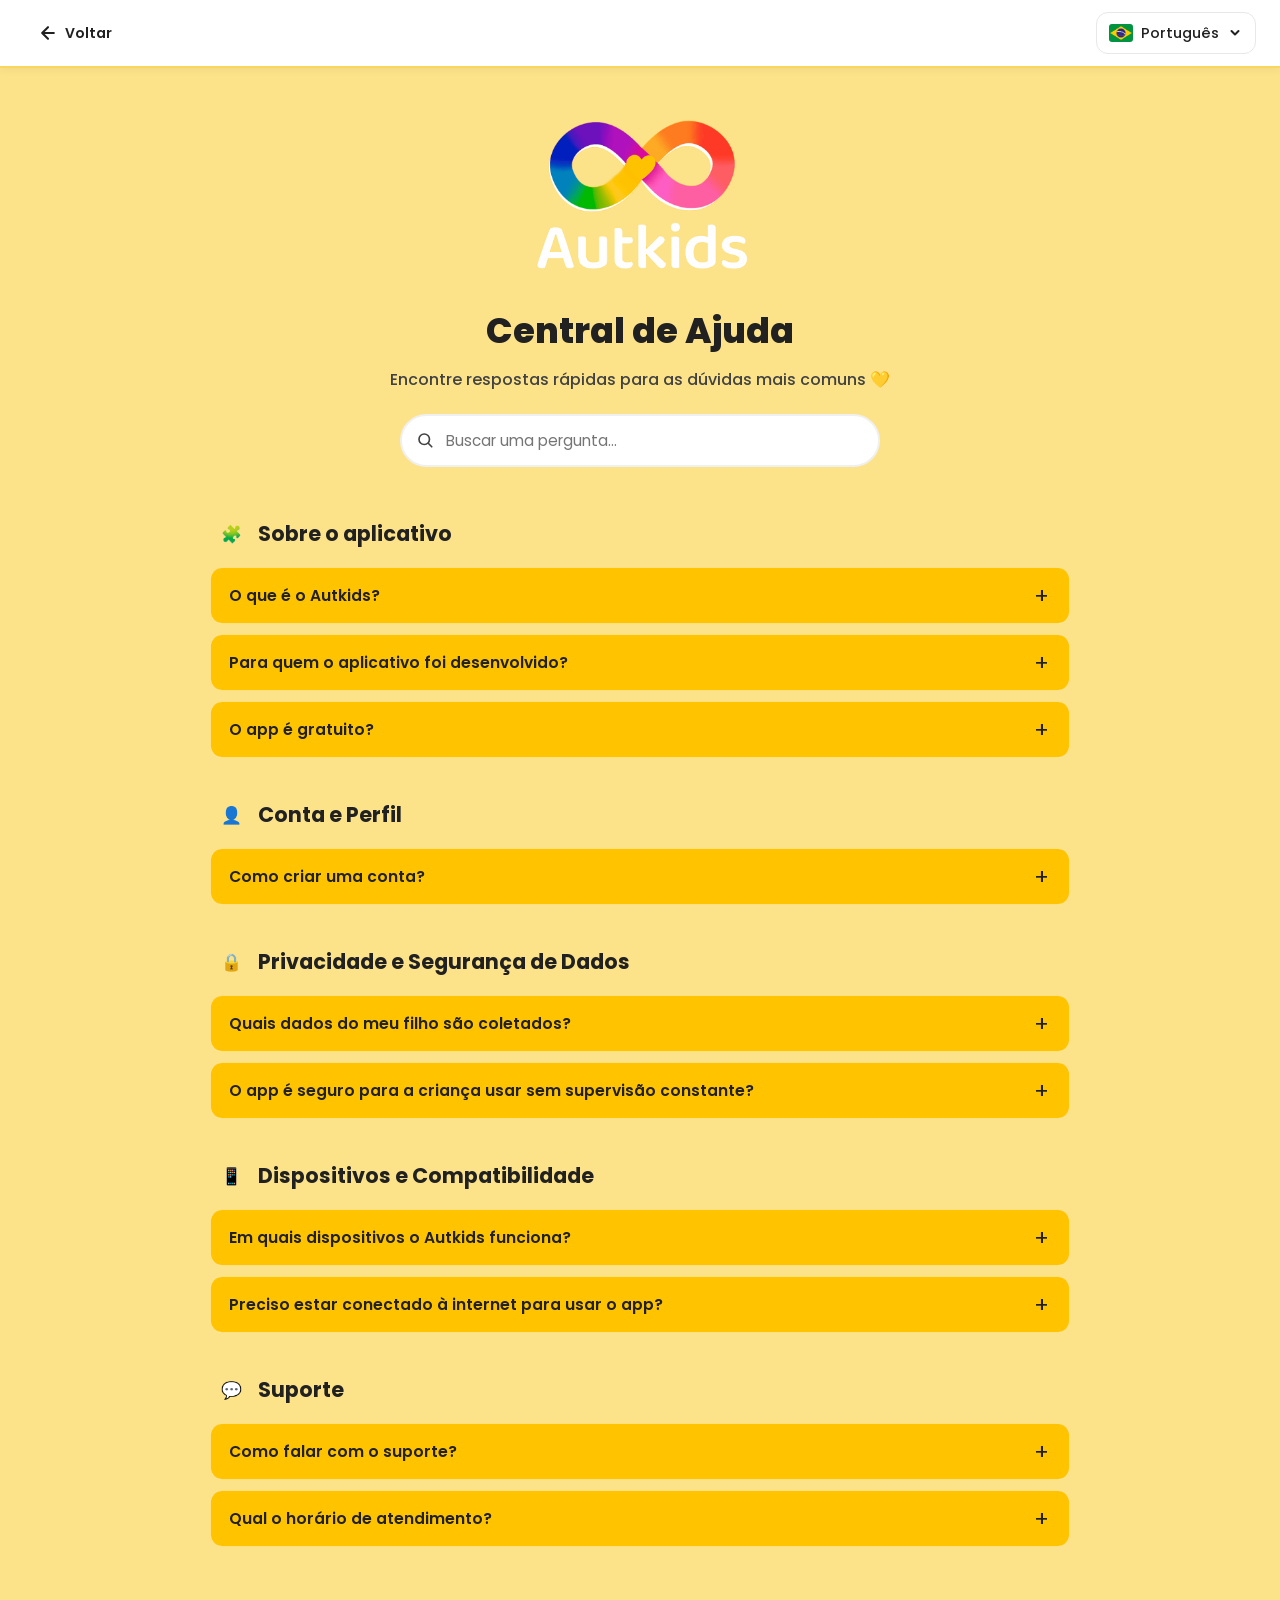
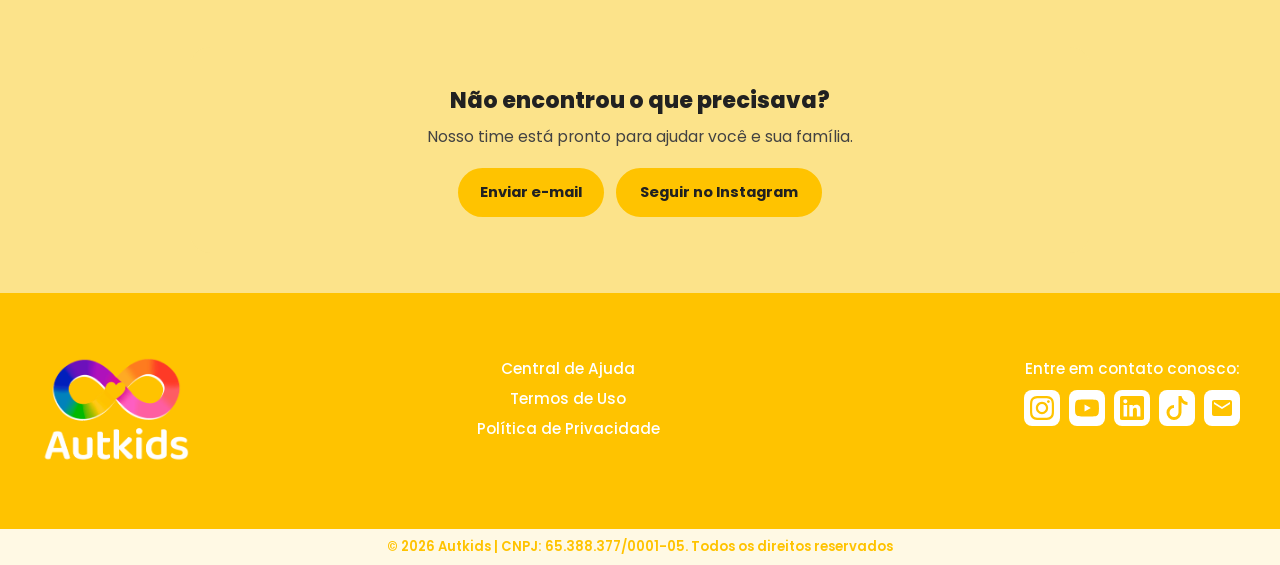
<file: faq/faq.html>
<!doctype html>
<html lang="pt-br">

<head>
  <!-- Google Tag Manager -->
  <script>(function (w, d, s, l, i) {
      w[l] = w[l] || []; w[l].push({
        'gtm.start':
          new Date().getTime(), event: 'gtm.js'
      }); var f = d.getElementsByTagName(s)[0],
        j = d.createElement(s), dl = l != 'dataLayer' ? '&l=' + l : ''; j.async = true; j.src =
          'https://www.googletagmanager.com/gtm.js?id=' + i + dl; f.parentNode.insertBefore(j, f);
    })(window, document, 'script', 'dataLayer', 'GTM-TGWB62WX');</script>
  <!-- End Google Tag Manager -->
  <!-- Google tag (gtag.js) -->
  <script async src="https://www.googletagmanager.com/gtag/js?id=G-09VLVJ3W4G"></script>
  <script>
    window.dataLayer = window.dataLayer || [];
    function gtag() { dataLayer.push(arguments); }
    gtag('js', new Date());
    gtag('config', 'G-09VLVJ3W4G');
  </script>
  <meta charset="utf-8" />
  <meta name="viewport" content="width=device-width,initial-scale=1" />
  <meta name="description" content="Central de Ajuda Autkids - Perguntas Frequentes">
  <meta property="og:site_name" content="Autkids">
  <meta property="og:locale" content="pt_BR">
  <meta property="og:title" content="Autkids | Central de Ajuda">
  <meta property="og:description" content="Encontre respostas rápidas para as dúvidas mais comuns sobre o Autkids.">
  <meta property="og:url" content="https://www.autkids.com/faq/faq.html">
  <meta property="og:type" content="website">
  <meta property="og:image" content="https://www.autkids.com/assets/Lp_inicial/logo_meta.png">
  <meta property="og:image:width" content="1000">
  <meta property="og:image:height" content="1000">
  <meta property="og:image:alt" content="Logo do Autkids">
  <meta name="twitter:card" content="summary_large_image">
  <meta name="twitter:title" content="Autkids | Central de Ajuda">
  <meta name="twitter:description" content="Encontre respostas rápidas para as dúvidas mais comuns sobre o Autkids.">
  <meta name="twitter:image" content="https://www.autkids.com/assets/Lp_inicial/logo_meta.png">
  <meta name="theme-color" content="#FFC107">
  <title>Autkids | Central de Ajuda</title>
  <link rel="icon" href="../assets/favicon.png" type="image/png">
  <link rel="preconnect" href="https://fonts.googleapis.com">
  <link rel="preconnect" href="https://fonts.gstatic.com" crossorigin>
  <link href="https://fonts.googleapis.com/css2?family=Poppins:wght@400;500;600;700;800&display=swap" rel="stylesheet">
  <link rel="stylesheet" href="styles-faq.css" />
  <link rel="stylesheet" href="../components/components.css" />
  <script type="application/ld+json">
  {
    "@context": "https://schema.org",
    "@type": "FAQPage",
    "mainEntity": [
      {
        "@type": "Question",
        "name": "O que é o Autkids?",
        "acceptedAnswer": { "@type": "Answer", "text": "O Autkids é um aplicativo criado para apoiar crianças no desenvolvimento da comunicação, rotina e habilidades sociais por meio de atividades divertidas e interativas." }
      },
      {
        "@type": "Question",
        "name": "Para quem o aplicativo foi desenvolvido?",
        "acceptedAnswer": { "@type": "Answer", "text": "Ele foi pensado especialmente para crianças que precisam de apoio extra na comunicação e rotina - incluindo crianças autistas, mas não se limita a isso." }
      },
      {
        "@type": "Question",
        "name": "O app é gratuito?",
        "acceptedAnswer": { "@type": "Answer", "text": "Sim! Uma parte essencial é gratuita. Recursos extras podem ser desbloqueados no plano mensal ou anual." }
      },
      {
        "@type": "Question",
        "name": "Como criar uma conta?",
        "acceptedAnswer": { "@type": "Answer", "text": "Assim que o app for lançado, vai bastar baixá-lo, tocar em 'Entrar com o Google' e pronto! Em poucos segundos você já vai poder começar." }
      },
      {
        "@type": "Question",
        "name": "Quais dados do meu filho são coletados?",
        "acceptedAnswer": { "@type": "Answer", "text": "Coletamos apenas o necessário para personalizar a experiência, como progresso nas atividades e preferências de uso. Nunca vendemos ou compartilhamos dados da criança com terceiros para fins de publicidade." }
      },
      {
        "@type": "Question",
        "name": "O app é seguro para a criança usar sem supervisão constante?",
        "acceptedAnswer": { "@type": "Answer", "text": "Sim! A área da criança é livre de anúncios e de conteúdo externo, e as configurações ficam protegidas e acessíveis apenas aos responsáveis." }
      },
      {
        "@type": "Question",
        "name": "Em quais dispositivos o Autkids funciona?",
        "acceptedAnswer": { "@type": "Answer", "text": "O Autkids vai estar disponível para smartphones e tablets Android e iOS." }
      },
      {
        "@type": "Question",
        "name": "Preciso estar conectado à internet para usar o app?",
        "acceptedAnswer": { "@type": "Answer", "text": "Algumas funcionalidades exigem conexão, mas as atividades principais de comunicação podem ser usadas offline após o download inicial." }
      },
      {
        "@type": "Question",
        "name": "Como falar com o suporte?",
        "acceptedAnswer": { "@type": "Answer", "text": "Entre em contato pelo e-mail suporte@autkids.com ou pelo Instagram @autkids_." }
      },
      {
        "@type": "Question",
        "name": "Qual o horário de atendimento?",
        "acceptedAnswer": { "@type": "Answer", "text": "Nosso suporte funciona de segunda a sexta, das 8h às 18h (horário de Brasília)." }
      }
    ]
  }
  </script>
</head>

<body>
  <!-- Google Tag Manager (noscript) -->
  <noscript><iframe src="https://www.googletagmanager.com/ns.html?id=GTM-TGWB62WX" height="0" width="0"
      style="display:none;visibility:hidden"></iframe></noscript>
  <!-- End Google Tag Manager (noscript) -->
  <mobile-header data-root="../"></mobile-header>
  <desktop-header data-root="../"></desktop-header>

  <!-- HERO DA FAQ -->
  <header class="faq-header">
    <img src="../assets/Lp_inicial/LogoAutkids.png" alt="Autkids" class="faq-logo">
    <h1 data-i18n="faq_h1"></h1>
    <p data-i18n="faq_subtitle"></p>

    <div class="faq-search-wrap">
      <svg class="faq-search-icon" width="18" height="18" viewBox="0 0 24 24" fill="none" stroke="currentColor"
        stroke-width="2.2" stroke-linecap="round" stroke-linejoin="round" aria-hidden="true">
        <circle cx="11" cy="11" r="7" />
        <path d="M21 21l-4.3-4.3" />
      </svg>
      <input type="search" id="faqSearch" class="faq-search-input" placeholder="Buscar uma pergunta..."
        aria-label="Buscar pergunta" />
    </div>
  </header>

  <main class="faq-container">

    <section class="faq-section">
      <h2><span class="faq-section-icon" aria-hidden="true">🧩</span><span data-i18n="faq_sec_about"></span></h2>
      <div class="faq-item">
        <button class="faq-question" data-i18n="faq_q_what_is"></button>
        <div class="faq-answer">
          <p data-i18n="faq_a_what_is"></p>
        </div>
      </div>
      <div class="faq-item">
        <button class="faq-question" data-i18n="faq_q_who_for"></button>
        <div class="faq-answer">
          <p data-i18n="faq_a_who_for"></p>
        </div>
      </div>
      <div class="faq-item">
        <button class="faq-question" data-i18n="faq_q_free"></button>
        <div class="faq-answer">
          <p data-i18n="faq_a_free"></p>
        </div>
      </div>
    </section>

    <section class="faq-section">
      <h2><span class="faq-section-icon" aria-hidden="true">👤</span><span data-i18n="faq_sec_account"></span></h2>
      <div class="faq-item">
        <button class="faq-question" data-i18n="faq_q_create"></button>
        <div class="faq-answer">
          <p data-i18n="faq_a_create"></p>
        </div>
      </div>
    </section>

    <section class="faq-section">
      <h2><span class="faq-section-icon" aria-hidden="true">🔒</span><span data-i18n="faq_sec_privacy"></span></h2>
      <div class="faq-item">
        <button class="faq-question" data-i18n="faq_q_privacy_data"></button>
        <div class="faq-answer">
          <p data-i18n="faq_a_privacy_data"></p>
        </div>
      </div>
      <div class="faq-item">
        <button class="faq-question" data-i18n="faq_q_privacy_safe"></button>
        <div class="faq-answer">
          <p data-i18n="faq_a_privacy_safe"></p>
        </div>
      </div>
    </section>

    <!-- Seção "Planos e Pagamento" oculta até o lançamento (assinaturas ainda não disponíveis)
    <section class="faq-section">
      <h2><span class="faq-section-icon" aria-hidden="true">💳</span><span data-i18n="faq_sec_billing"></span></h2>
      <div class="faq-item">
        <button class="faq-question" data-i18n="faq_q_billing_how"></button>
        <div class="faq-answer"><p data-i18n="faq_a_billing_how"></p></div>
      </div>
      <div class="faq-item">
        <button class="faq-question" data-i18n="faq_q_billing_cancel"></button>
        <div class="faq-answer"><p data-i18n="faq_a_billing_cancel"></p></div>
      </div>
      <div class="faq-item">
        <button class="faq-question" data-i18n="faq_q_billing_refund"></button>
        <div class="faq-answer"><p data-i18n="faq_a_billing_refund"></p></div>
      </div>
    </section>
    -->

    <section class="faq-section">
      <h2><span class="faq-section-icon" aria-hidden="true">📱</span><span data-i18n="faq_sec_devices"></span></h2>
      <div class="faq-item">
        <button class="faq-question" data-i18n="faq_q_devices_which"></button>
        <div class="faq-answer">
          <p data-i18n="faq_a_devices_which"></p>
        </div>
      </div>
      <div class="faq-item">
        <button class="faq-question" data-i18n="faq_q_devices_offline"></button>
        <div class="faq-answer">
          <p data-i18n="faq_a_devices_offline"></p>
        </div>
      </div>
    </section>

    <section class="faq-section">
      <h2><span class="faq-section-icon" aria-hidden="true">💬</span><span data-i18n="faq_sec_support"></span></h2>
      <div class="faq-item">
        <button class="faq-question" data-i18n="faq_q_contact"></button>
        <div class="faq-answer">
          <p data-i18n="faq_a_contact"></p>
        </div>
      </div>
      <div class="faq-item">
        <button class="faq-question" data-i18n="faq_q_hours"></button>
        <div class="faq-answer">
          <p data-i18n="faq_a_hours"></p>
        </div>
      </div>
    </section>

    <p id="faqNoResults" class="faq-no-results" data-i18n="faq_no_results" hidden></p>

  </main>

  <section class="faq-contact-banner">
    <h2 data-i18n="faq_contact_title"></h2>
    <p data-i18n="faq_contact_desc"></p>
    <div class="faq-contact-actions">
      <a href="mailto:suporte@autkids.com" class="faq-contact-btn" data-i18n="faq_contact_email"></a>
      <a href="https://www.instagram.com/autkids_" target="_blank" rel="noopener noreferrer"
        class="faq-contact-btn faq-contact-btn--secondary" data-i18n="faq_contact_instagram"></a>
    </div>
  </section>
  <mobile-footer data-root="../"></mobile-footer>
  <desktop-footer data-root="../"></desktop-footer>

  <script src="../components/components.js"></script>
  <script src="translation-faq.js"></script>
  <script src="faq.js"></script>

  <style>
    div[vw] {
      position: fixed !important;
      bottom: 20px !important;
      right: 20px !important;
      top: auto !important;
      left: auto !important;
    }
  </style>
  <div vw class="enabled">
    <div vw-access-button class="active"></div>
    <div vw-plugin-wrapper>
      <div class="vw-plugin-top-wrapper"></div>
    </div>
  </div>
  <script src="https://vlibras.gov.br/app/vlibras-plugin.js"></script>
  <script>
    new window.VLibras.Widget('https://vlibras.gov.br/app');
  </script>
</body>

</html>
</file>
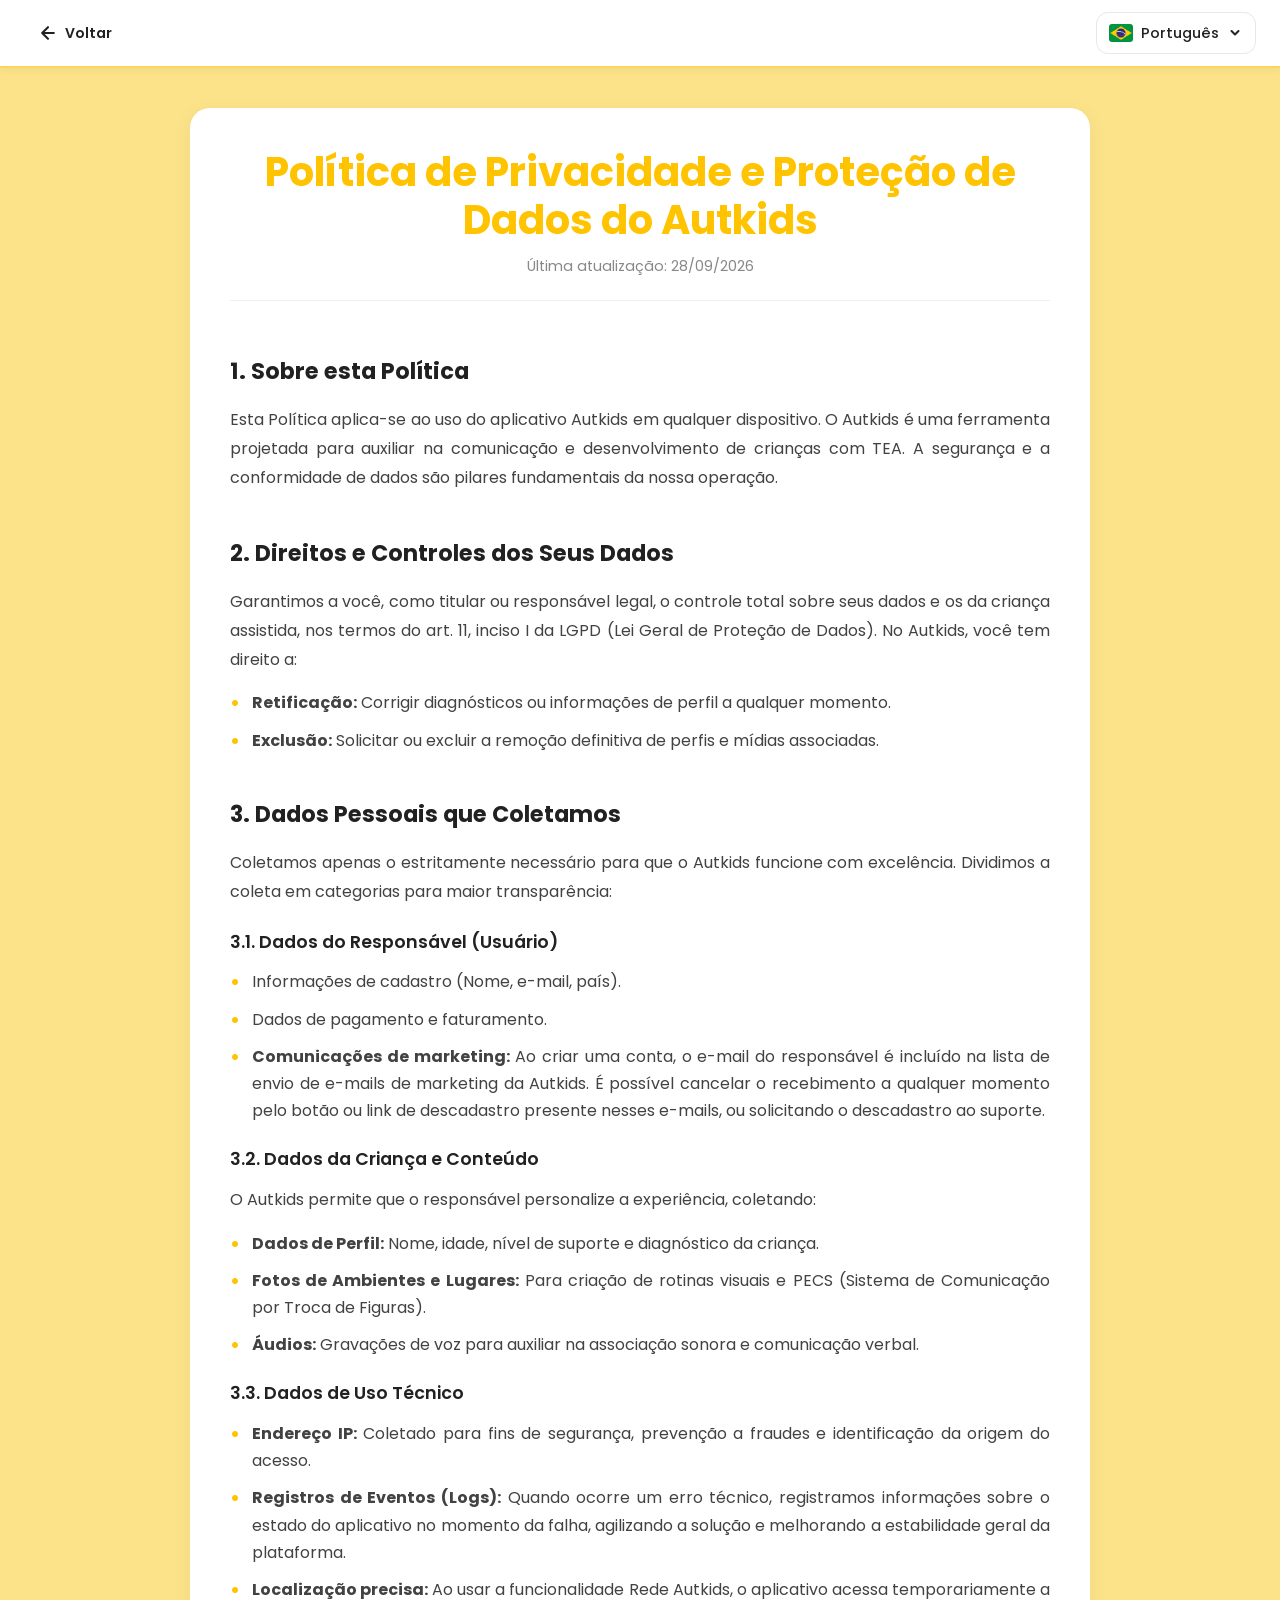
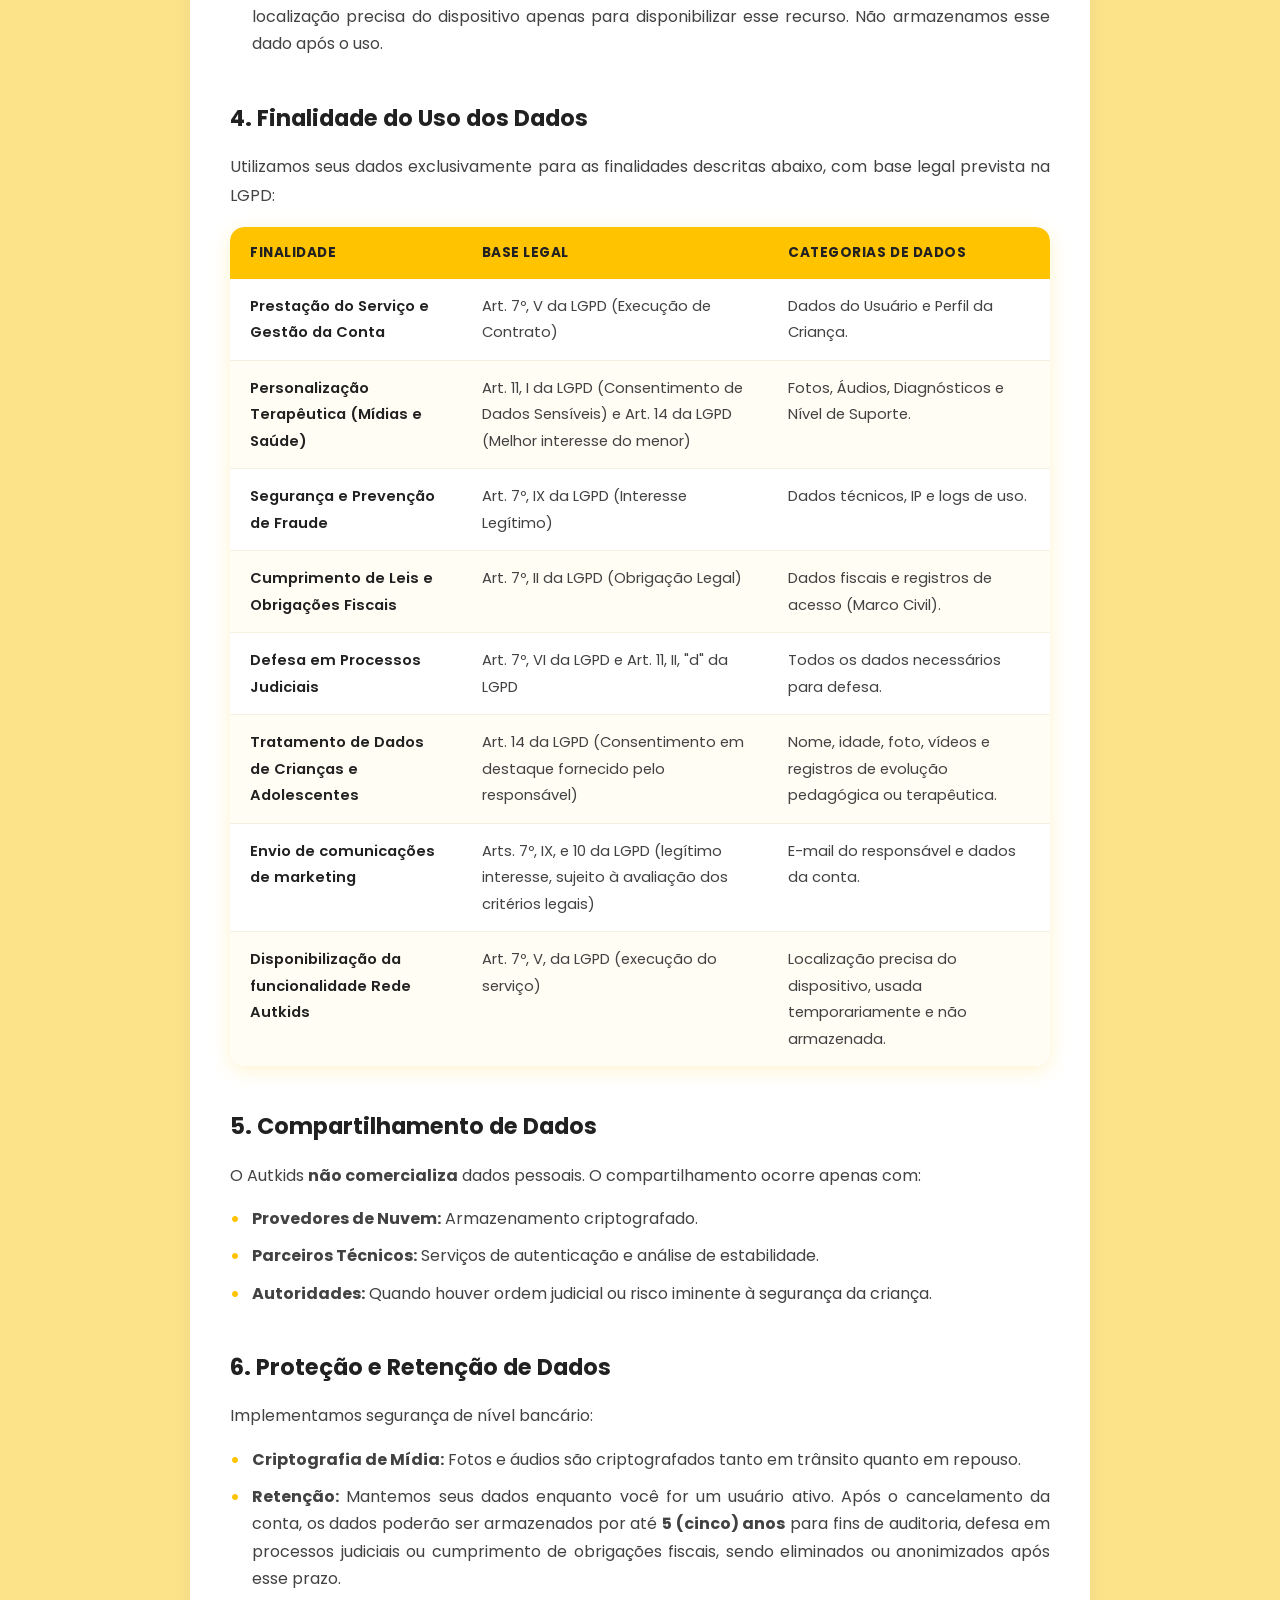
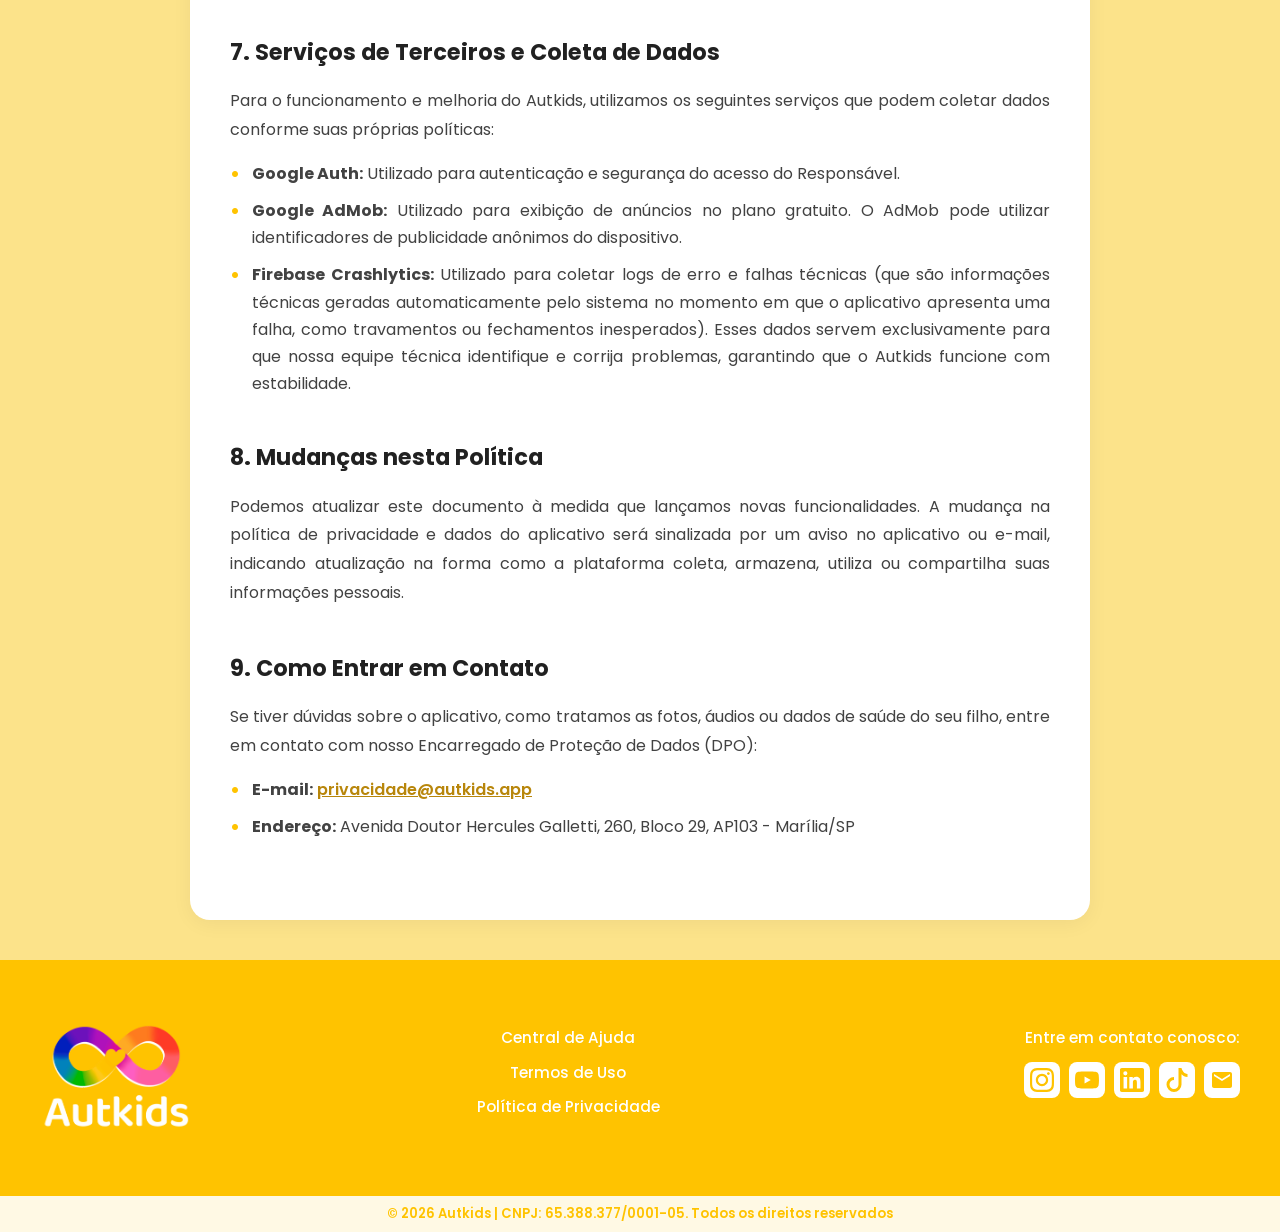
<file: privacy-policy/privacy.html>
<!doctype html>
<html lang="pt-br">

<head>
  <!-- Google Tag Manager -->
  <script>(function (w, d, s, l, i) {
      w[l] = w[l] || []; w[l].push({
        'gtm.start':
          new Date().getTime(), event: 'gtm.js'
      }); var f = d.getElementsByTagName(s)[0],
        j = d.createElement(s), dl = l != 'dataLayer' ? '&l=' + l : ''; j.async = true; j.src =
          'https://www.googletagmanager.com/gtm.js?id=' + i + dl; f.parentNode.insertBefore(j, f);
    })(window, document, 'script', 'dataLayer', 'GTM-TGWB62WX');</script>
  <!-- End Google Tag Manager -->
  <!-- Google tag (gtag.js) -->
  <script async src="https://www.googletagmanager.com/gtag/js?id=G-09VLVJ3W4G"></script>
  <script>
    window.dataLayer = window.dataLayer || [];
    function gtag() { dataLayer.push(arguments); }
    gtag('js', new Date());
    gtag('config', 'G-09VLVJ3W4G');
  </script>
  <meta charset="utf-8" />
  <meta name="viewport" content="width=device-width,initial-scale=1" />
  <meta name="description" content="Política de Privacidade - Autkids">
  <meta property="og:site_name" content="Autkids">
  <meta property="og:locale" content="pt_BR">
  <meta property="og:title" content="Autkids | Política de Privacidade">
  <meta property="og:description" content="Política de Privacidade - Autkids">
  <meta property="og:url" content="https://www.autkids.com/privacy-policy/privacy.html">
  <meta property="og:type" content="website">
  <meta property="og:image" content="https://www.autkids.com/assets/Lp_inicial/logo_meta.png">
  <meta property="og:image:width" content="1000">
  <meta property="og:image:height" content="1000">
  <meta property="og:image:alt" content="Logo do Autkids">
  <meta name="twitter:card" content="summary_large_image">
  <meta name="twitter:title" content="Autkids | Política de Privacidade">
  <meta name="twitter:description" content="Política de Privacidade - Autkids">
  <meta name="twitter:image" content="https://www.autkids.com/assets/Lp_inicial/logo_meta.png">
  <meta name="theme-color" content="#FFC107">
  <title>Autkids | Política de Privacidade</title>
  <link rel="icon" href="../assets/favicon.png" type="image/png">
  <link rel="preconnect" href="https://fonts.googleapis.com">
  <link rel="preconnect" href="https://fonts.gstatic.com" crossorigin>
  <link href="https://fonts.googleapis.com/css2?family=Poppins:wght@400;500;600;700;800&display=swap" rel="stylesheet">
  <link rel="stylesheet" href="styles-privacy.css" />
  <link rel="stylesheet" href="../components/components.css" />
</head>

<body>
  <!-- Google Tag Manager (noscript) -->
  <noscript><iframe src="https://www.googletagmanager.com/ns.html?id=GTM-TGWB62WX" height="0" width="0"
      style="display:none;visibility:hidden"></iframe></noscript>
  <!-- End Google Tag Manager (noscript) -->
  <mobile-header data-root="../"></mobile-header>
  <desktop-header data-root="../"></desktop-header>

  <!-- CONTEÚDO -->
  <main class="privacy-container">
    <h1 data-i18n="privacy_title"></h1>
    <p class="last-update"><span data-i18n="last_update"></span> 28/09/2026</p>

    <div class="legal-content">

      <!-- SEÇÃO 1 -->
      <section>
        <h2 data-i18n="sec_1_title"></h2>
        <p data-i18n="sec_1_text"></p>
      </section>

      <!-- SEÇÃO 2 -->
      <section>
        <h2 data-i18n="sec_2_title"></h2>
        <p data-i18n="sec_2_text"></p>
        <ul class="policy-list">
          <li data-i18n="sec_2_li1"></li>
          <li data-i18n="sec_2_li2"></li>
        </ul>
      </section>

      <!-- SEÇÃO 3 -->
      <section>
        <h2 data-i18n="sec_3_title"></h2>
        <p data-i18n="sec_3_text"></p>

        <h3 data-i18n="sec_3_1_title"></h3>
        <ul class="policy-list">
          <li data-i18n="sec_3_1_li1"></li>
          <li data-i18n="sec_3_1_li2"></li>
          <li data-i18n="sec_3_1_li3"></li>
        </ul>

        <h3 data-i18n="sec_3_2_title"></h3>
        <p data-i18n="sec_3_2_text"></p>
        <ul class="policy-list">
          <li data-i18n="sec_3_2_li1"></li>
          <li data-i18n="sec_3_2_li2"></li>
          <li data-i18n="sec_3_2_li3"></li>
        </ul>

        <h3 data-i18n="sec_3_3_title"></h3>
        <ul class="policy-list">
          <li data-i18n="sec_3_3_li1"></li>
          <li data-i18n="sec_3_3_li2"></li>
          <li data-i18n="sec_3_3_li3"></li>
        </ul>
      </section>

      <!-- SEÇÃO 4 - COM TABELA -->
      <section>
        <h2 data-i18n="sec_4_title"></h2>
        <p data-i18n="sec_4_text"></p>
        <div class="table-wrapper">
          <table class="data-purpose-table">
            <thead>
              <tr>
                <th data-i18n="table_col_1"></th>
                <th data-i18n="table_col_2"></th>
                <th data-i18n="table_col_3"></th>
              </tr>
            </thead>
            <tbody>
              <tr>
                <td data-i18n="table_row_1_col_1"></td>
                <td data-i18n="table_row_1_col_2"></td>
                <td data-i18n="table_row_1_col_3"></td>
              </tr>
              <tr>
                <td data-i18n="table_row_2_col_1"></td>
                <td data-i18n="table_row_2_col_2"></td>
                <td data-i18n="table_row_2_col_3"></td>
              </tr>
              <tr>
                <td data-i18n="table_row_3_col_1"></td>
                <td data-i18n="table_row_3_col_2"></td>
                <td data-i18n="table_row_3_col_3"></td>
              </tr>
              <tr>
                <td data-i18n="table_row_4_col_1"></td>
                <td data-i18n="table_row_4_col_2"></td>
                <td data-i18n="table_row_4_col_3"></td>
              </tr>
              <tr>
                <td data-i18n="table_row_5_col_1"></td>
                <td data-i18n="table_row_5_col_2"></td>
                <td data-i18n="table_row_5_col_3"></td>
              </tr>
              <tr>
                <td data-i18n="table_row_6_col_1"></td>
                <td data-i18n="table_row_6_col_2"></td>
                <td data-i18n="table_row_6_col_3"></td>
              </tr>
              <tr>
                <td data-i18n="table_row_7_col_1"></td>
                <td data-i18n="table_row_7_col_2"></td>
                <td data-i18n="table_row_7_col_3"></td>
              </tr>
              <tr>
                <td data-i18n="table_row_8_col_1"></td>
                <td data-i18n="table_row_8_col_2"></td>
                <td data-i18n="table_row_8_col_3"></td>
              </tr>
            </tbody>
          </table>
        </div>
      </section>

      <!-- SEÇÃO 5 -->
      <section>
        <h2 data-i18n="sec_5_title"></h2>
        <p data-i18n="sec_5_text"></p>
        <ul class="policy-list">
          <li data-i18n="sec_5_li1"></li>
          <li data-i18n="sec_5_li2"></li>
          <li data-i18n="sec_5_li3"></li>
        </ul>
      </section>

      <!-- SEÇÃO 6 -->
      <section>
        <h2 data-i18n="sec_6_title"></h2>
        <p data-i18n="sec_6_text"></p>
        <ul class="policy-list">
          <li data-i18n="sec_6_li1"></li>
          <li data-i18n="sec_6_li2"></li>
        </ul>
      </section>

      <!-- SEÇÃO 7 - SERVIÇOS DE TERCEIROS -->
      <section>
        <h2 data-i18n="sec_7_title"></h2>
        <p data-i18n="sec_7_text"></p>
        <ul class="policy-list">
          <li data-i18n="sec_7_li1"></li>
          <li data-i18n="sec_7_li2"></li>
          <li data-i18n="sec_7_li3"></li>
        </ul>
      </section>

      <!-- SEÇÃO 8 -->
      <section>
        <h2 data-i18n="sec_8_title"></h2>
        <p data-i18n="sec_8_text"></p>
      </section>

      <!-- SEÇÃO 9 -->
      <section>
        <h2 data-i18n="sec_9_title"></h2>
        <p data-i18n="sec_9_text"></p>
        <ul class="policy-list">
          <li data-i18n="sec_9_li1"></li>
          <li data-i18n="sec_9_li2"></li>
        </ul>
      </section>

    </div>
  </main>
  <mobile-footer data-root="../"></mobile-footer>
  <desktop-footer data-root="../"></desktop-footer>

  <script src="../components/components.js"></script>
  <script src="translation-privacy.js"></script>

  <style>
    div[vw] {
      position: fixed !important;
      bottom: 20px !important;
      right: 20px !important;
      top: auto !important;
      left: auto !important;
    }
  </style>
  <div vw class="enabled">
    <div vw-access-button class="active"></div>
    <div vw-plugin-wrapper>
      <div class="vw-plugin-top-wrapper"></div>
    </div>
  </div>
  <script src="https://vlibras.gov.br/app/vlibras-plugin.js"></script>
  <script>
    new window.VLibras.Widget('https://vlibras.gov.br/app');
  </script>
</body>

</html>
</file>
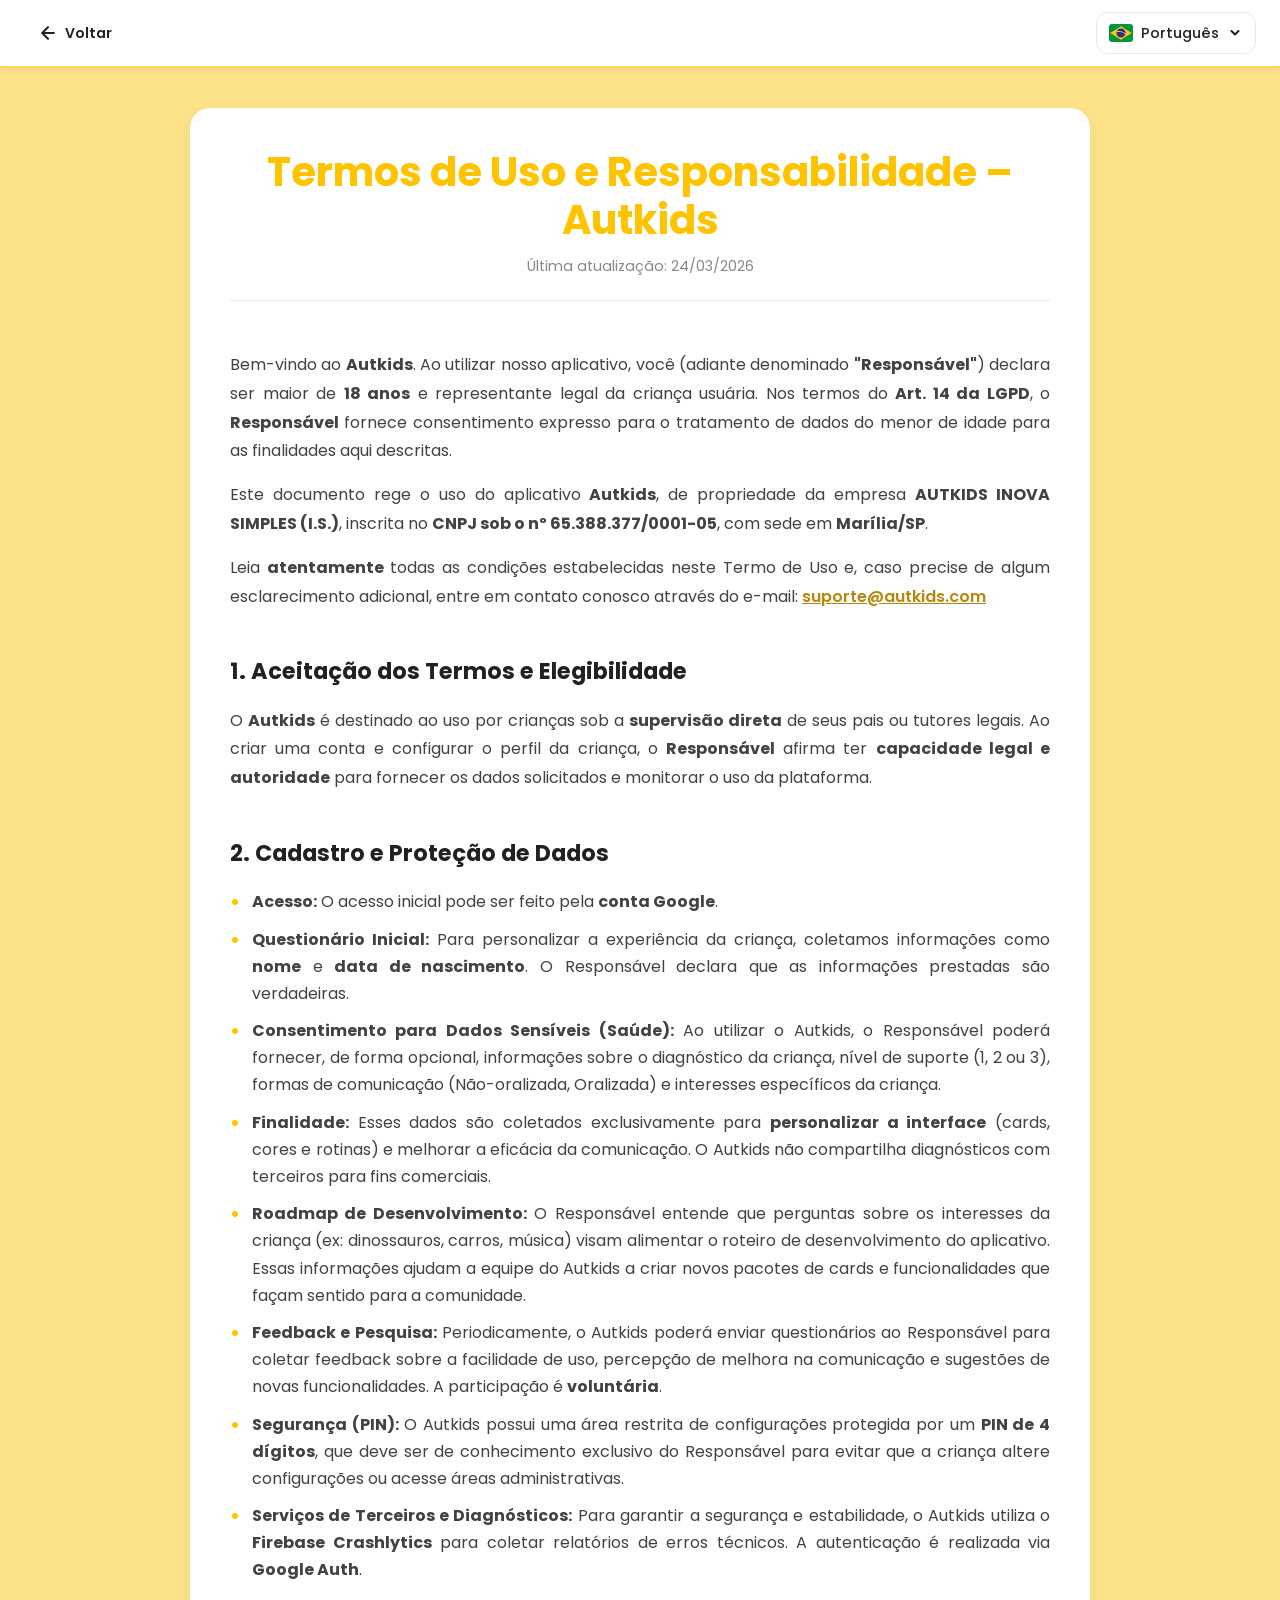
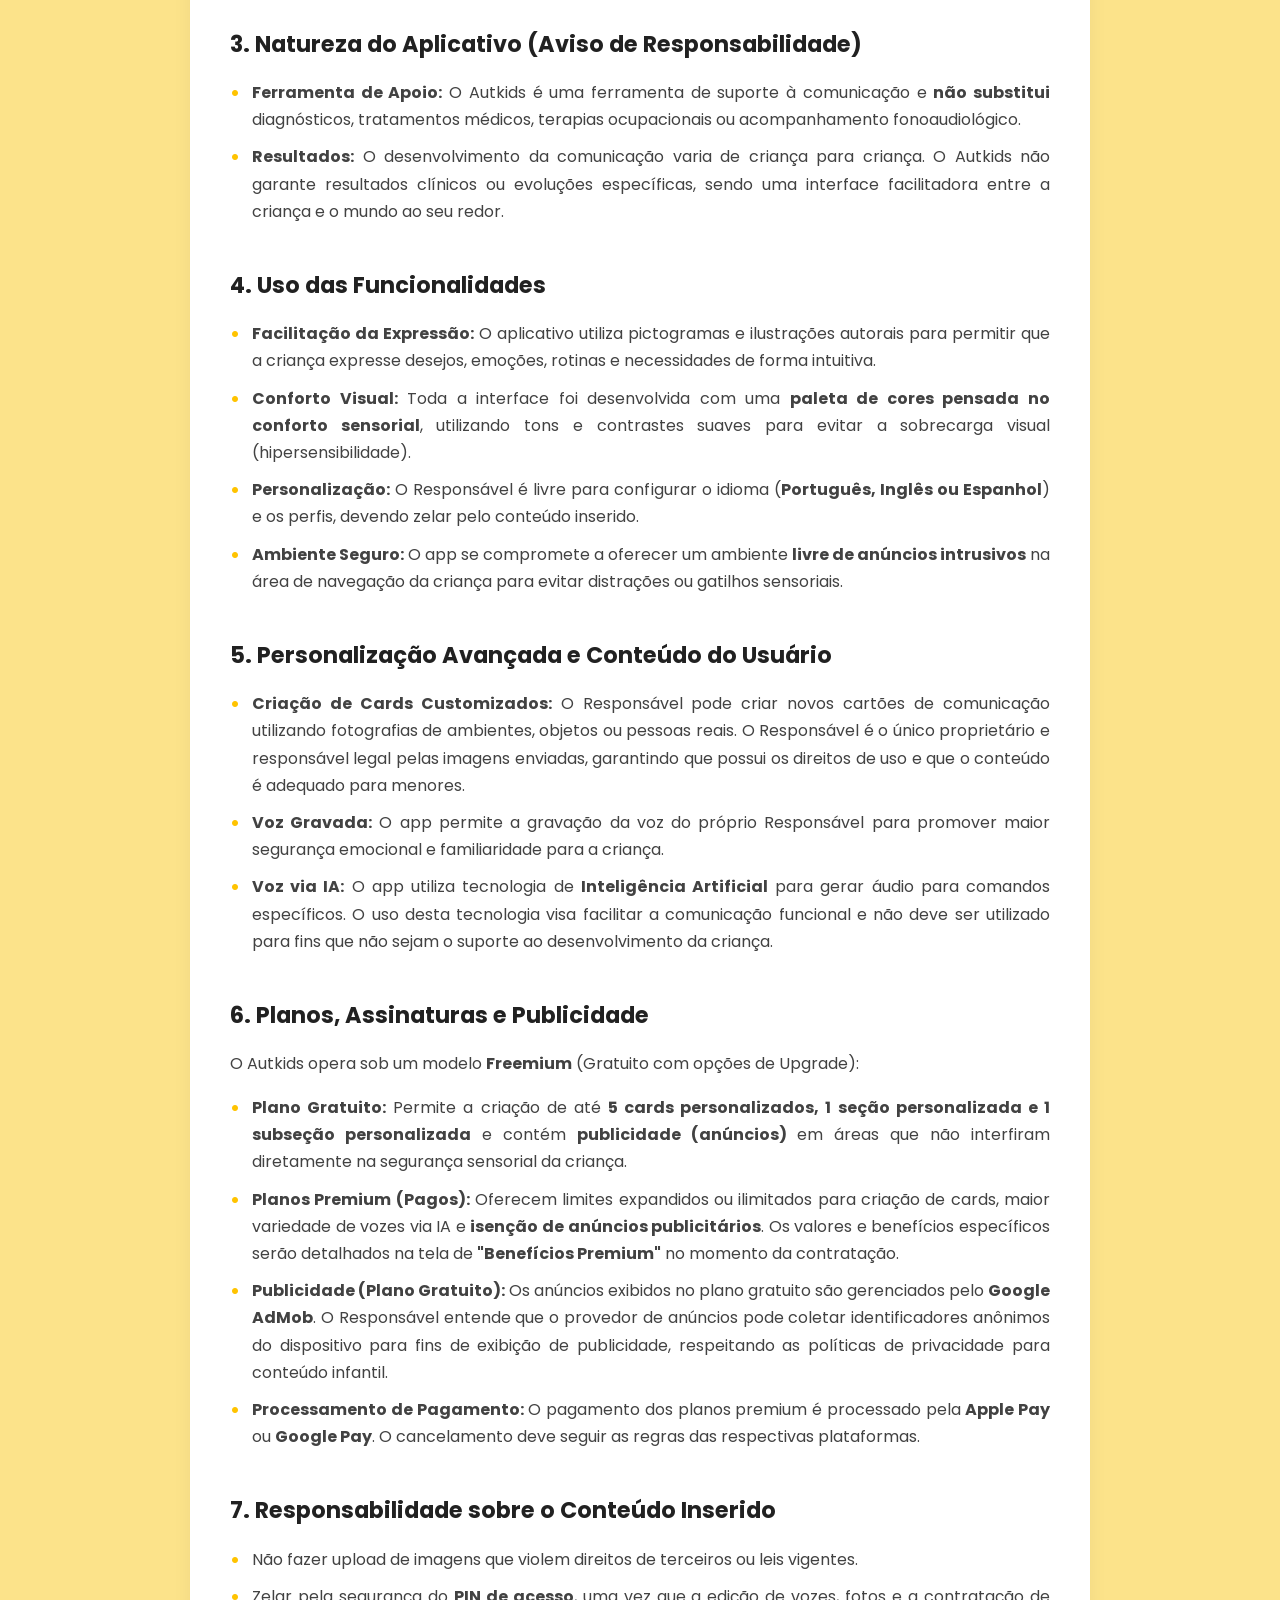
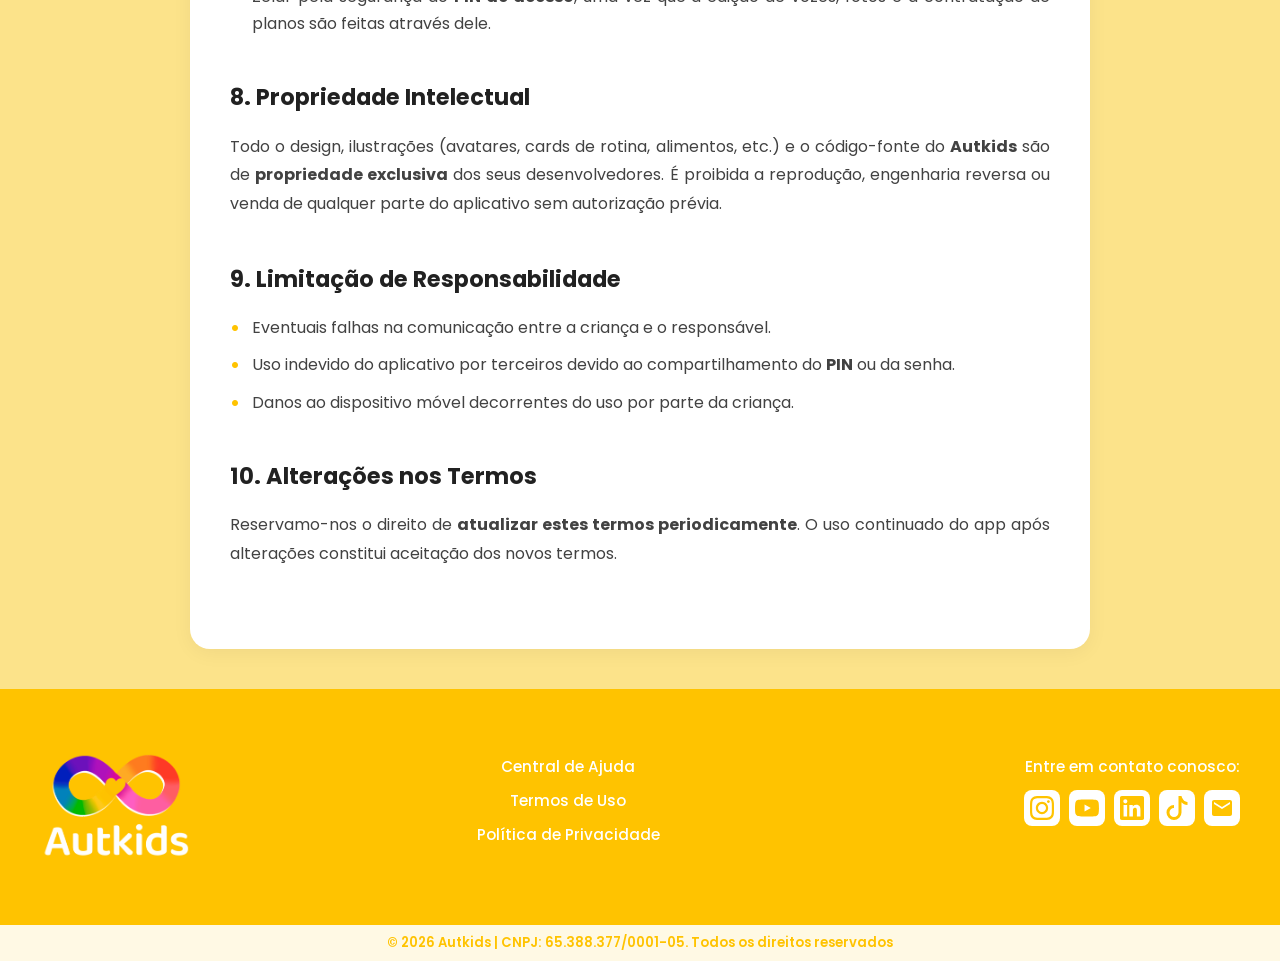
<file: terms-of-use/terms.html>
<!doctype html>
<html lang="pt-br">

<head>
  <!-- Google Tag Manager -->
  <script>(function (w, d, s, l, i) {
      w[l] = w[l] || []; w[l].push({
        'gtm.start':
          new Date().getTime(), event: 'gtm.js'
      }); var f = d.getElementsByTagName(s)[0],
        j = d.createElement(s), dl = l != 'dataLayer' ? '&l=' + l : ''; j.async = true; j.src =
          'https://www.googletagmanager.com/gtm.js?id=' + i + dl; f.parentNode.insertBefore(j, f);
    })(window, document, 'script', 'dataLayer', 'GTM-TGWB62WX');</script>
  <!-- End Google Tag Manager -->
  <!-- Google tag (gtag.js) -->
  <script async src="https://www.googletagmanager.com/gtag/js?id=G-09VLVJ3W4G"></script>
  <script>
    window.dataLayer = window.dataLayer || [];
    function gtag() { dataLayer.push(arguments); }
    gtag('js', new Date());
    gtag('config', 'G-09VLVJ3W4G');
  </script>
  <meta charset="utf-8" />
  <meta name="viewport" content="width=device-width,initial-scale=1" />
  <meta name="description" content="Termos de Uso - Autkids">
  <meta property="og:site_name" content="Autkids">
  <meta property="og:locale" content="pt_BR">
  <meta property="og:title" content="Autkids | Termos de Uso">
  <meta property="og:description" content="Termos de Uso - Autkids">
  <meta property="og:url" content="https://www.autkids.com/terms-of-use/terms.html">
  <meta property="og:type" content="website">
  <meta property="og:image" content="https://www.autkids.com/assets/Lp_inicial/logo_meta.png">
  <meta property="og:image:width" content="1000">
  <meta property="og:image:height" content="1000">
  <meta property="og:image:alt" content="Logo do Autkids">
  <meta name="twitter:card" content="summary_large_image">
  <meta name="twitter:title" content="Autkids | Termos de Uso">
  <meta name="twitter:description" content="Termos de Uso - Autkids">
  <meta name="twitter:image" content="https://www.autkids.com/assets/Lp_inicial/logo_meta.png">
  <meta name="theme-color" content="#FFC107">
  <title>Autkids | Termos de Uso</title>
  <link rel="icon" href="../assets/favicon.png" type="image/png">
  <link rel="preconnect" href="https://fonts.googleapis.com">
  <link rel="preconnect" href="https://fonts.gstatic.com" crossorigin>
  <link href="https://fonts.googleapis.com/css2?family=Poppins:wght@400;500;600;700;800&display=swap" rel="stylesheet">
  <link rel="stylesheet" href="styles-terms.css" />
  <link rel="stylesheet" href="../components/components.css" />
</head>

<body>
  <!-- Google Tag Manager (noscript) -->
  <noscript><iframe src="https://www.googletagmanager.com/ns.html?id=GTM-TGWB62WX" height="0" width="0"
      style="display:none;visibility:hidden"></iframe></noscript>
  <!-- End Google Tag Manager (noscript) -->
  <mobile-header data-root="../"></mobile-header>
  <desktop-header data-root="../"></desktop-header>

  <!-- CONTEÚDO -->
  <main class="privacy-container">
    <h1 data-i18n="terms_title"></h1>
    <p class="last-update"><span data-i18n="last_update"></span> 24/03/2026</p>

    <div class="legal-content">

      <!-- INTRO -->
      <section>
        <p data-i18n="intro_text"></p>
        <p data-i18n="intro_text2"></p>
        <p data-i18n="intro_text3"></p>
      </section>

      <!-- SEÇÃO 1 -->
      <section>
        <h2 data-i18n="sec_1_title"></h2>
        <p data-i18n="sec_1_text"></p>
      </section>

      <!-- SEÇÃO 2 -->
      <section>
        <h2 data-i18n="sec_2_title"></h2>
        <ul class="policy-list">
          <li data-i18n="sec_2_li1"></li>
          <li data-i18n="sec_2_li2"></li>
          <li data-i18n="sec_2_li3"></li>
          <li data-i18n="sec_2_li4"></li>
          <li data-i18n="sec_2_li5"></li>
          <li data-i18n="sec_2_li6"></li>
          <li data-i18n="sec_2_li7"></li>
          <li data-i18n="sec_2_li8"></li>
        </ul>
      </section>

      <!-- SEÇÃO 3 -->
      <section>
        <h2 data-i18n="sec_3_title"></h2>
        <ul class="policy-list">
          <li data-i18n="sec_3_li1"></li>
          <li data-i18n="sec_3_li2"></li>
        </ul>
      </section>

      <!-- SEÇÃO 4 -->
      <section>
        <h2 data-i18n="sec_4_title"></h2>
        <ul class="policy-list">
          <li data-i18n="sec_4_li1"></li>
          <li data-i18n="sec_4_li2"></li>
          <li data-i18n="sec_4_li3"></li>
          <li data-i18n="sec_4_li4"></li>
        </ul>
      </section>

      <!-- SEÇÃO 5 -->
      <section>
        <h2 data-i18n="sec_5_title"></h2>
        <ul class="policy-list">
          <li data-i18n="sec_5_li1"></li>
          <li data-i18n="sec_5_li2"></li>
          <li data-i18n="sec_5_li3"></li>
        </ul>
      </section>

      <!-- SEÇÃO 6 -->
      <section>
        <h2 data-i18n="sec_6_title"></h2>
        <p data-i18n="sec_6_intro"></p>
        <ul class="policy-list">
          <li data-i18n="sec_6_li1"></li>
          <li data-i18n="sec_6_li2"></li>
          <li data-i18n="sec_6_li3"></li>
          <li data-i18n="sec_6_li4"></li>
        </ul>
      </section>

      <!-- SEÇÃO 7 -->
      <section>
        <h2 data-i18n="sec_7_title"></h2>
        <ul class="policy-list">
          <li data-i18n="sec_7_li1"></li>
          <li data-i18n="sec_7_li2"></li>
        </ul>
      </section>

      <!-- SEÇÃO 8 -->
      <section>
        <h2 data-i18n="sec_8_title"></h2>
        <p data-i18n="sec_8_text"></p>
      </section>

      <!-- SEÇÃO 9 -->
      <section>
        <h2 data-i18n="sec_9_title"></h2>
        <ul class="policy-list">
          <li data-i18n="sec_9_li1"></li>
          <li data-i18n="sec_9_li2"></li>
          <li data-i18n="sec_9_li3"></li>
        </ul>
      </section>

      <!-- SEÇÃO 10 -->
      <section>
        <h2 data-i18n="sec_10_title"></h2>
        <p data-i18n="sec_10_text"></p>
      </section>


    </div>
  </main>
  <mobile-footer data-root="../"></mobile-footer>
  <desktop-footer data-root="../"></desktop-footer>

  <script src="../components/components.js"></script>
  <script src="translation-terms.js"></script>

  <style>
    div[vw] {
      position: fixed !important;
      bottom: 20px !important;
      right: 20px !important;
      top: auto !important;
      left: auto !important;
    }
  </style>
  <div vw class="enabled">
    <div vw-access-button class="active"></div>
    <div vw-plugin-wrapper>
      <div class="vw-plugin-top-wrapper"></div>
    </div>
  </div>
  <script src="https://vlibras.gov.br/app/vlibras-plugin.js"></script>
  <script>
    new window.VLibras.Widget('https://vlibras.gov.br/app');
  </script>
</body>

</html>
</file>
<file: faq/styles-faq.css>
/* ========================================
   RESET BASE
======================================== */
* {
  margin: 0;
  padding: 0;
  box-sizing: border-box;
}

:root {
  --primary-yellow: #FFC300;
  --secondary-yellow: #fce38a;
  --text-dark: #212121;
  --text-gray: #424242;
  --bg-white: #FFFFFF;
}

body {
  font-family: "Poppins", sans-serif;
  background: #fce38a;
  color: #333;
}

/* ========================================
   HEADER COM SELETOR DE IDIOMA
======================================== */
.top-flags {
  background: #ffffff;
  padding: 0;
  border-bottom: 2px solid #fbd65c;
  position: sticky;
  top: 0;
  z-index: 1000;
  box-shadow: 0 2px 8px rgba(0, 0, 0, 0.05);
}

.language-selector {
  max-width: 1400px;
  margin: 0 auto;
  display: flex;
  justify-content: space-between;
  align-items: center;
  padding: 10px 20px;
  position: relative;
}

.back-btn {
  display: inline-flex;
  align-items: center;
  gap: 8px;
  text-decoration: none;
  font-weight: 700;
  color: var(--text-dark);
  padding: 10px 14px;
  border-radius: 12px;
  border: 2px solid #f0f0f0;
  background: #fff;
  transition: all 0.2s ease;
}

.back-btn:hover {
  border-color: var(--primary-yellow);
}

/* Trigger do idioma */
.language-trigger {
  display: flex;
  align-items: center;
  gap: 10px;
  padding: 8px 16px;
  background: var(--bg-white);
  border: 2px solid #f0f0f0;
  border-radius: 12px;
  cursor: pointer;
  transition: all 0.3s ease;
  font-family: 'Poppins', sans-serif;
  font-weight: 500;
  font-size: 0.95rem;
  color: var(--text-dark);
}

.language-trigger:hover {
  border-color: var(--primary-yellow);
  box-shadow: 0 4px 12px rgba(255, 195, 0, 0.15);
}

.language-trigger img {
  width: 28px;
  height: 20px;
  border-radius: 4px;
  object-fit: cover;
  box-shadow: 0 2px 4px rgba(0, 0, 0, 0.1);
}

.language-trigger .chevron {
  transition: transform 0.3s ease;
}

.language-trigger.active .chevron {
  transform: rotate(180deg);
}

/* Dropdown */
.language-dropdown {
  position: absolute;
  top: calc(100% + 8px);
  right: 20px;
  background: white;
  border-radius: 16px;
  box-shadow: 0 8px 32px rgba(0, 0, 0, 0.12);
  padding: 12px;
  opacity: 0;
  visibility: hidden;
  transform: translateY(-10px);
  transition: all 0.3s ease;
  min-width: 360px;
  z-index: 1001;
}

.language-dropdown.active {
  opacity: 1;
  visibility: visible;
  transform: translateY(0);
}

.language-grid {
  display: grid;
  grid-template-columns: repeat(2, 1fr);
  gap: 8px;
}

.language-option {
  display: flex;
  align-items: center;
  gap: 12px;
  padding: 12px 16px;
  border: 2px solid #f0f0f0;
  border-radius: 12px;
  background: white;
  cursor: pointer;
  transition: all 0.3s ease;
  font-family: 'Poppins', sans-serif;
  font-weight: 500;
  font-size: 0.95rem;
  color: var(--text-dark);
}

.language-option:hover {
  border-color: var(--primary-yellow);
  background: #fffbf0;
  transform: translateY(-2px);
}

.language-option.active {
  border-color: var(--primary-yellow);
  background: var(--secondary-yellow);
}

.language-option img {
  width: 28px;
  height: 20px;
  border-radius: 4px;
  object-fit: cover;
  box-shadow: 0 2px 4px rgba(0, 0, 0, 0.1);
}

.language-option span {
  white-space: nowrap;
}

/* ========================================
   FAQ HEADER
======================================== */
.faq-header {
  text-align: center;
  padding: 50px 20px 30px;
}

.faq-logo {
  width: 220px;
  margin: 0 auto 20px;
}

.faq-header h1 {
  font-size: clamp(1.6rem, 4vw, 2.2rem);
  font-weight: 800;
  color: var(--text-dark);
  margin-bottom: 10px;
}

.faq-header p {
  font-size: 1rem;
  font-weight: 500;
  color: var(--text-gray);
}

/* ========================================
   BUSCA
======================================== */
.faq-search-wrap {
  position: relative;
  max-width: 480px;
  margin: 22px auto 0;
}

.faq-search-icon {
  position: absolute;
  left: 16px;
  top: 50%;
  transform: translateY(-50%);
  color: var(--text-gray);
  pointer-events: none;
}

.faq-search-input {
  width: 100%;
  padding: 13px 16px 13px 44px;
  border-radius: 999px;
  border: 2px solid #f0f0f0;
  background: var(--bg-white);
  font-family: 'Poppins', sans-serif;
  font-size: 0.95rem;
  color: var(--text-dark);
  outline: none;
  transition: border-color 0.2s ease, box-shadow 0.2s ease;
}

.faq-search-input:focus {
  border-color: var(--primary-yellow);
  box-shadow: 0 4px 14px rgba(255, 195, 0, 0.2);
}

.faq-search-input::-webkit-search-cancel-button {
  cursor: pointer;
}

/* ========================================
   FAQ CONTAINER
======================================== */
.faq-container {
  max-width: 900px;
  margin: 0 auto;
  padding: 20px 20px 60px;
}

.faq-section {
  margin-bottom: 40px;
}

.faq-section h2 {
  display: flex;
  align-items: center;
  gap: 10px;
  color: var(--text-dark);
  font-size: 1.3rem;
  font-weight: 700;
  margin-bottom: 16px;
  padding-left: 4px;
}

.faq-section-icon {
  display: inline-flex;
  align-items: center;
  justify-content: center;
  width: 34px;
  height: 34px;
  border-radius: 999px;
  background: var(--secondary-yellow);
  font-size: 1.05rem;
  flex-shrink: 0;
}

.faq-no-results {
  text-align: center;
  color: var(--text-gray);
  font-size: 0.95rem;
  padding: 20px 16px;
}

/* FAQ item */
.faq-item {
  background: white;
  border-radius: 12px;
  margin-bottom: 10px;
  border: 1px solid #ffe082;
  overflow: hidden;
}

.faq-question {
  width: 100%;
  text-align: left;
  padding: 16px 50px 16px 18px;
  background: var(--primary-yellow);
  border: none;
  outline: none;
  font-size: 0.97rem;
  font-weight: 600;
  font-family: 'Poppins', sans-serif;
  cursor: pointer;
  position: relative;
  color: var(--text-dark);
  transition: background 0.2s ease;
}

.faq-question:hover {
  background: #e6ac00;
}

.faq-question::after {
  content: "+";
  position: absolute;
  right: 20px;
  top: 50%;
  transform: translateY(-50%);
  font-size: 22px;
  font-weight: 400;
  transition: transform 0.3s ease;
}

.faq-question.active::after {
  content: "−";
}

/* ========================================
   CORREÇÃO DO ACORDEÃO
======================================== */
.faq-answer {
  max-height: 0;
  overflow: hidden;
  padding: 0 18px;
  transition: max-height 0.35s ease, padding-top 0.35s ease, padding-bottom 0.35s ease;
}

.faq-answer p {
  padding: 14px 0;
  line-height: 1.7;
  font-size: 0.95rem;
  color: var(--text-gray);
}

.faq-answer a {
  color: #b8860b;
  font-weight: 600;
}

/* ========================================
   BANNER DE CONTATO
======================================== */
.faq-contact-banner {
  max-width: 900px;
  margin: 0 auto 40px;
  padding: 36px 24px;
  text-align: center;
  background: var(--secondary-yellow);
  border-radius: 20px;
}

.faq-contact-banner h2 {
  font-size: 1.4rem;
  font-weight: 800;
  color: var(--text-dark);
  margin-bottom: 8px;
}

.faq-contact-banner p {
  color: var(--text-gray);
  font-size: 0.98rem;
  margin-bottom: 20px;
}

.faq-contact-actions {
  display: flex;
  justify-content: center;
  flex-wrap: wrap;
  gap: 12px;
}

.faq-contact-btn {
  display: inline-flex;
  align-items: center;
  padding: 12px 22px;
  border-radius: 999px;
  font-weight: 700;
  font-size: 0.92rem;
  text-decoration: none;
  background: var(--primary-yellow);
  color: var(--text-dark);
  transition: transform 0.2s ease, box-shadow 0.2s ease, background 0.2s ease;
}

.faq-contact-btn:hover {
  background: #e6b000;
  transform: translateY(-2px);
  box-shadow: 0 8px 18px rgba(255, 195, 0, 0.35);
}

.faq-contact-btn--secondary {
  background: var(--primary-yellow);
  color: var(--text-dark);
  border: 2px solid var(--primary-yellow);
}

/* ========================================
   FOOTER
======================================== */
.faq-footer {
  text-align: center;
  padding: 24px 20px;
  background: var(--primary-yellow);
  font-weight: 600;
  font-size: 0.95rem;
  color: var(--bg-white);
}

/* ========================================
   RESPONSIVIDADE
======================================== */
@media (max-width: 600px) {
  .back-btn span {
    display: none;
  }

  .language-grid {
    grid-template-columns: 1fr;
  }

  .language-dropdown {
    min-width: 300px;
    max-width: calc(100vw - 24px);
    right: 0;
  }

  .faq-question {
    font-size: 0.9rem;
  }
}
</file>
<file: components/components.css>
/* Shared page chrome used by the home page and all secondary pages. */
:root {
  --bg-soft-footer: #fff9e4;
  --footer-yellow: #ffc300;
}

mobile-header,
desktop-header,
mobile-footer,
desktop-footer,
mobile-language-selector,
desktop-language-selector {
  display: block;
}

mobile-header,
desktop-header {
  position: sticky;
  top: 0;
  z-index: 1000;
}

.shared-header {
  width: 100%;
  padding: 0;
  background: #fff;
  border-bottom: 2px solid #fbd65c;
  position: relative;
  box-shadow: 0 2px 8px rgba(0, 0, 0, 0.05);
}

.site-header__inner {
  width: min(100%, 1400px);
  min-height: 66px;
  margin: 0 auto;
  padding: 7px 24px;
  display: flex;
  align-items: center;
  justify-content: space-between;
  gap: 16px;
}

.shared-header--desktop .site-header__inner {
  padding-top: 0;
  padding-bottom: 0;
}

.site-header__identity,
.site-header__actions {
  display: flex;
  align-items: center;
  gap: 16px;
  min-width: 0;
}

.shared-header .top-logo-button {
  display: flex;
  flex: 0 0 auto;
  align-items: center;
  justify-content: center;
  padding: 0;
  border: 0;
  background: transparent;
  cursor: pointer;
}

.shared-header .top-icon {
  display: block;
  width: auto;
  height: 70px;
  max-width: 120px;
  object-fit: contain;
}

.site-header__brand {
  display: flex;
  align-items: center;
  text-decoration: none;
}

.shared-header .back-btn {
  display: inline-flex;
  align-items: center;
  gap: 7px;
  padding: 8px 14px;
  border: 0;
  border-radius: 12px;
  background: transparent;
  color: #212121;
  font: 600 0.875rem 'Poppins', sans-serif;
  text-decoration: none;
  white-space: nowrap;
  transition: color 0.2s ease;
}

.shared-header .back-btn:hover {
  color: #7a5200;
}

.shared-header .top-logo-button:focus,
.shared-header .top-logo-button:focus-visible,
.shared-header .top-logo-button:active,
.shared-header .site-header__brand:focus,
.shared-header .site-header__brand:focus-visible {
  border: 0;
  outline: 0;
  box-shadow: none;
}

.site-header__actions {
  margin-left: auto;
}

.shared-header .site-header__updates {
  display: inline-flex;
  align-items: center;
  justify-content: center;
  gap: 7px;
  white-space: nowrap;
}

.shared-header .header-btn {
  min-height: 42px;
  padding: 8px 14px;
  border: 2px solid #ffc300;
  border-radius: 12px;
  background: #ffc300;
  color: #7a5200;
  font: 600 0.875rem 'Poppins', sans-serif;
  text-decoration: none;
  transition: transform 0.2s ease, box-shadow 0.2s ease;
}

.shared-header .header-btn:hover {
  transform: translateY(-1px);
  box-shadow: 0 4px 12px rgba(255, 195, 0, 0.3);
}

.shared-header .language-selector--shared {
  position: relative;
  width: auto;
  max-width: none;
  margin: 0;
  padding: 0;
  display: block;
}

.shared-header .language-trigger {
  min-height: 42px;
  padding: 7px 12px;
  gap: 8px;
  border: 1.5px solid #e8e8e8;
  border-radius: 12px;
  background: #fff;
  color: #212121;
  font: 500 0.9rem 'Poppins', sans-serif;
  cursor: pointer;
}

.shared-header .language-trigger img {
  width: 24px;
  height: 18px;
  border-radius: 3px;
  object-fit: cover;
  box-shadow: none;
}

.shared-header .language-trigger:hover,
.shared-header .language-trigger:focus-visible {
  border-color: #ffc300;
  box-shadow: 0 2px 10px rgba(255, 195, 0, 0.15);
}

.shared-header .language-dropdown {
  position: absolute;
  top: calc(100% + 8px);
  right: 0;
  min-width: 220px;
  padding: 10px;
  border-radius: 16px;
  background: #fff;
  box-shadow: 0 8px 32px rgba(0, 0, 0, 0.12);
  opacity: 0;
  visibility: hidden;
  transform: translateY(-8px);
  transition: opacity 0.2s ease, visibility 0.2s ease, transform 0.2s ease;
  z-index: 1003;
}

.shared-header .language-dropdown.active {
  opacity: 1;
  visibility: visible;
  transform: translateY(0);
}

.shared-header .language-dropdown[hidden] {
  display: none;
}

.shared-header .language-grid {
  display: grid;
  grid-template-columns: 1fr;
  gap: 6px;
}

.shared-header .language-option {
  width: 100%;
  min-height: 42px;
  padding: 8px 10px;
  display: flex;
  align-items: center;
  gap: 10px;
  border: 0;
  border-radius: 10px;
  background: #fff;
  color: #212121;
  font: 500 0.9rem 'Poppins', sans-serif;
  text-align: left;
  cursor: pointer;
}

.shared-header .language-option:hover,
.shared-header .language-option.active {
  background: #fff8dc;
}

.shared-header .language-option img {
  width: 24px;
  height: 18px;
  border-radius: 3px;
  object-fit: cover;
}

.shared-header--mobile {
  display: none;
}

.shared-header--mobile .site-header__inner {
  min-height: 60px;
  padding: 6px 12px;
}

.shared-header--mobile .site-header__identity {
  gap: 10px;
}

.shared-header--mobile .site-header__actions {
  gap: 8px;
}

.shared-header--mobile .hamburger-btn {
  display: inline-flex;
  align-items: center;
  justify-content: center;
  order: 0;
  width: 40px;
  height: 40px;
  padding: 0;
  color: #212121;
}

.shared-header--mobile .back-btn {
  flex: 0 0 auto;
  padding: 7px 10px;
  gap: 5px;
}

.shared-header--mobile .site-header__updates {
  min-height: 40px;
  padding: 7px 9px;
  gap: 5px;
  border-radius: 10px;
  font-size: 0.78rem;
}

.shared-header .back-btn span {
  display: inline;
}

.site-footer {
  display: block;
  width: 100%;
  margin: 0;
  padding: 0;
  background: transparent;
}

.site-footer .footer-top {
  padding: 64px 24px;
  background: var(--footer-yellow);
  color: #fff;
}

.site-footer .footer-inner {
  width: min(100%, 1200px);
  margin: 0 auto;
  display: grid;
  grid-template-columns: 1fr 1.5fr 1.5fr;
  align-items: start;
  gap: 24px;
}

.site-footer .footer-brand {
  display: inline-flex;
  width: 150px;
  align-items: center;
}

.site-footer .footer-brand img {
  display: block;
  width: 100%;
  height: auto;
}

.site-footer .footer-links {
  display: flex;
  flex-direction: column;
  align-items: center;
  gap: 7px;
  text-align: center;
}

.site-footer .footer-links a {
  color: #fff;
  font-size: 0.95rem;
  font-weight: 500;
  text-decoration: none;
}

.site-footer .footer-links a:hover {
  text-decoration: underline;
}

.site-footer .footer-right-group,
.site-footer .social-group {
  display: flex;
  flex-direction: column;
  align-items: flex-end;
  gap: 10px;
}

.site-footer .social-group>span {
  color: #fff;
  font-size: 0.95rem;
  font-weight: 500;
  text-align: right;
}

.site-footer .social-links {
  display: flex;
  flex-wrap: wrap;
  justify-content: flex-end;
  gap: 9px;
}

.site-footer .social-links a {
  width: 36px;
  height: 36px;
  display: inline-flex;
  align-items: center;
  justify-content: center;
  border-radius: 8px;
  background: #fff;
  color: #7a5200;
  font-size: 0.8rem;
  font-weight: 700;
  text-decoration: none;
}

.site-footer .copyright-bar,
.site-footer .footer-mini {
  display: block;
  margin: 0;
  padding: 8px 0px;
  border: 0;
  background: var(--bg-soft-footer);
  color: var(--footer-yellow);
  text-align: center;
  font-size: 0.82rem;
  font-weight: 600;
  line-height: 1.5;
}

@media (max-width: 768px) {

  .shared-header--desktop,
  .site-footer--desktop {
    display: none;
  }

  .shared-header--mobile {
    display: block;
  }

  .shared-header--mobile .language-trigger {
    min-height: 40px;
    padding: 7px 9px;
  }

  .shared-header--mobile .current-language {
    display: none;
  }

  .shared-header:has(.language-dropdown.active)::before {
    content: "";
    position: fixed;
    inset: 0;
    z-index: 1001;
    background: rgba(22, 27, 35, 0.52);
    backdrop-filter: blur(2px);
    -webkit-backdrop-filter: blur(2px);
  }

  body:has(.language-dropdown.active) {
    overflow: hidden;
  }

  .shared-header--mobile .language-dropdown {
    position: fixed;
    top: 50%;
    left: 50%;
    right: auto;
    width: min(420px, calc(100vw - 32px));
    min-width: 0;
    max-width: calc(100vw - 32px);
    max-height: calc(100dvh - 48px);
    overflow-y: auto;
    transform: translate(-50%, -48%) scale(0.98);
    transition: opacity 0.2s ease, visibility 0.2s ease, transform 0.2s ease;
  }

  .shared-header--mobile .language-dropdown.active {
    transform: translate(-50%, -50%) scale(1);
  }

  .site-footer--mobile {
    display: block;
  }

  .site-footer .footer-top {
    padding: 42px 20px;
  }

  .site-footer .footer-inner {
    grid-template-columns: 1fr;
    justify-items: center;
    gap: 26px;
  }

  .site-footer .footer-brand {
    width: 150px;
  }

  .site-footer .footer-links {
    gap: 10px;
  }

  .site-footer .footer-right-group,
  .site-footer .social-group {
    align-items: center;
  }

  .site-footer .social-group>span {
    text-align: center;
  }

  .site-footer .social-links {
    justify-content: center;
  }

  .site-footer .copyright-bar,
  .site-footer .footer-mini {
    padding: 8px 0px;
    font-size: 0.76rem;
  }
}

@media (min-width: 769px) {

  .shared-header--mobile,
  .site-footer--mobile {
    display: none;
  }

  .shared-header--desktop {
    display: block;
  }

  .site-footer--desktop {
    display: block;
  }
}
</file>
<file: privacy-policy/styles-privacy.css>
/* ========================================
   RESET E VARIÁVEIS
======================================== */
* {
  margin: 0;
  padding: 0;
  box-sizing: border-box;
}

:root {
  --primary-yellow: #FFC300;
  --secondary-yellow: #fce38a;
  --bg-cream: #fce38a;
  --text-dark: #212121;
  --text-gray: #424242;
  --bg-white: #FFFFFF;
  --border-radius: 20px;
}

body {
  font-family: 'Poppins', sans-serif;
  color: var(--text-dark);
  line-height: 1.8;
  background-color: var(--bg-cream);
}

/* ========================================
   HEADER COM SELETOR DE IDIOMA
======================================== */
.top-flags {
  background: #ffffff;
  padding: 0;
  border-bottom: 2px solid #fbd65c;
  position: sticky;
  top: 0;
  z-index: 1000;
  box-shadow: 0 2px 8px rgba(0, 0, 0, 0.05);
}

.language-selector {
  max-width: 1400px;
  margin: 0 auto;
  display: flex;
  justify-content: space-between;
  align-items: center;
  padding: 10px 20px;
  position: relative;
}

.back-btn {
  display: inline-flex;
  align-items: center;
  gap: 8px;
  text-decoration: none;
  font-weight: 700;
  color: var(--text-dark);
  padding: 10px 14px;
  border-radius: 12px;
  border: 2px solid #f0f0f0;
  background: #fff;
  transition: all 0.2s ease;
}

.back-btn:hover {
  border-color: var(--primary-yellow);
}

/* Trigger do idioma */
.language-trigger {
  display: flex;
  align-items: center;
  gap: 10px;
  padding: 8px 16px;
  background: var(--bg-white);
  border: 2px solid #f0f0f0;
  border-radius: 12px;
  cursor: pointer;
  transition: all 0.3s ease;
  font-family: 'Poppins', sans-serif;
  font-weight: 500;
  font-size: 0.95rem;
  color: var(--text-dark);
}

.language-trigger:hover {
  border-color: var(--primary-yellow);
  box-shadow: 0 4px 12px rgba(255, 195, 0, 0.15);
}

.language-trigger img {
  width: 28px;
  height: 20px;
  border-radius: 4px;
  object-fit: cover;
  box-shadow: 0 2px 4px rgba(0, 0, 0, 0.1);
}

.language-trigger .chevron {
  transition: transform 0.3s ease;
}

.language-trigger.active .chevron {
  transform: rotate(180deg);
}

/* Dropdown */
.language-dropdown {
  position: absolute;
  top: calc(100% + 8px);
  right: 20px;
  background: white;
  border-radius: 16px;
  box-shadow: 0 8px 32px rgba(0, 0, 0, 0.12);
  padding: 12px;
  opacity: 0;
  visibility: hidden;
  transform: translateY(-10px);
  transition: all 0.3s ease;
  min-width: 360px;
  z-index: 1001;
}

.language-dropdown.active {
  opacity: 1;
  visibility: visible;
  transform: translateY(0);
}

.language-grid {
  display: grid;
  grid-template-columns: repeat(2, 1fr);
  gap: 8px;
}

.language-option {
  display: flex;
  align-items: center;
  gap: 12px;
  padding: 12px 16px;
  border: 2px solid #f0f0f0;
  border-radius: 12px;
  background: white;
  cursor: pointer;
  transition: all 0.3s ease;
  font-family: 'Poppins', sans-serif;
  font-weight: 500;
  font-size: 0.95rem;
  color: var(--text-dark);
}

.language-option:hover {
  border-color: var(--primary-yellow);
  background: #fffbf0;
  transform: translateY(-2px);
}

.language-option.active {
  border-color: var(--primary-yellow);
  background: var(--secondary-yellow);
}

.language-option img {
  width: 28px;
  height: 20px;
  border-radius: 4px;
  object-fit: cover;
  box-shadow: 0 2px 4px rgba(0, 0, 0, 0.1);
}

.language-option span {
  white-space: nowrap;
}

/* ========================================
   CONTEÚDO (QUADRO BRANCO)
======================================== */
.privacy-container {
  max-width: 900px;
  margin: 40px auto;
  padding: 40px;
  background: #fff;
  border-radius: var(--border-radius);
  box-shadow: 0 4px 20px rgba(0, 0, 0, 0.05);
}

h1 {
  font-size: 2.5rem;
  line-height: 3rem;
  color: var(--primary-yellow);
  text-align: center;
  margin-bottom: 10px;
}

.last-update {
  text-align: center;
  color: #888;
  font-size: 0.9rem;
  margin-bottom: 50px;
  padding-bottom: 20px;
  border-bottom: 1px solid #eee;
}

.legal-content section {
  margin-bottom: 40px;
}

h2 {
  font-size: 1.4rem;
  margin-bottom: 15px;
  color: var(--text-dark);
}

h3 {
  font-size: 1.1rem;
  font-weight: 600;
  color: var(--text-dark);
  margin-top: 20px;
  margin-bottom: 10px;
}

p {
  color: var(--text-gray);
  text-align: justify;
  margin-bottom: 15px;
}

p a {
  color: #b8860b;
  font-weight: 600;
}

/* ========================================
   LISTAS
======================================== */
.policy-list {
  list-style: none;
  padding: 0;
  margin: 0 0 15px 0;
}

.policy-list li {
  position: relative;
  padding-left: 22px;
  color: var(--text-gray);
  margin-bottom: 10px;
  text-align: justify;
  line-height: 1.7;
}

.policy-list li::before {
  content: "•";
  position: absolute;
  left: 0;
  top: 0;
  color: var(--primary-yellow);
  font-size: 1.2rem;
  line-height: 1.6;
  font-weight: 700;
}

.policy-list li a {
  color: #b8860b;
  font-weight: 600;
}

/* ========================================
   TABELA - SEÇÃO 4
======================================== */
.table-wrapper {
  overflow-x: auto;
  border-radius: 14px;
  box-shadow: 0 4px 20px rgba(255, 195, 0, 0.2);
  margin-top: 16px;
}

.data-purpose-table {
  width: 100%;
  border-collapse: collapse;
  font-size: 0.92rem;
  background: #fff;
  border-radius: 14px;
  overflow: hidden;
}

.data-purpose-table thead tr {
  background: var(--primary-yellow);
}

.data-purpose-table thead th {
  padding: 14px 20px;
  text-align: left;
  font-weight: 700;
  font-size: 0.85rem;
  color: #212121;
  letter-spacing: 0.04em;
  text-transform: uppercase;
  border: none;
}

.data-purpose-table tbody tr {
  border-bottom: 1px solid #f5f0e0;
  transition: background 0.2s ease;
}

.data-purpose-table tbody tr:last-child {
  border-bottom: none;
}

.data-purpose-table tbody tr:nth-child(even) {
  background: #fffdf4;
}

.data-purpose-table tbody tr:hover {
  background: #fff8dc;
}

.data-purpose-table tbody td {
  padding: 14px 20px;
  color: var(--text-gray);
  vertical-align: top;
  border: none;
}

.data-purpose-table tbody td:first-child {
  font-weight: 600;
  color: var(--text-dark);
}

/* ========================================
   FOOTER
======================================== */
.privacy-footer {
  text-align: center;
  padding: 24px 20px;
  background: var(--primary-yellow);
  margin-top: 40px;
  font-weight: 600;
  font-size: 0.95rem;
  color: var(--bg-white);
}

.privacy-footer p {
  text-align: center;
  margin-bottom: 0;
  color: var(--bg-white);
}

/* ========================================
   RESPONSIVO
======================================== */
@media (max-width: 768px) {
  .privacy-container {
    margin: 16px;
    padding: 30px 20px;
  }

  h1 {
    font-size: 2rem;
  }

  .data-purpose-table thead th,
  .data-purpose-table tbody td {
    padding: 12px 14px;
  }
}

@media (max-width: 600px) {
  .back-btn span {
    display: none;
  }

  .language-grid {
    grid-template-columns: 1fr;
  }

  .language-dropdown {
    min-width: 300px;
    max-width: calc(100vw - 24px);
    right: 0;
  }
}
</file>
<file: terms-of-use/styles-terms.css>
/* ========================================
   RESET E VARIÁVEIS
======================================== */
* {
  margin: 0;
  padding: 0;
  box-sizing: border-box;
}

:root {
  --primary-yellow: #FFC300;
  --secondary-yellow: #fce38a;
  --bg-cream: #fce38a;
  --text-dark: #212121;
  --text-gray: #424242;
  --bg-white: #FFFFFF;
  --border-radius: 20px;
}

body {
  font-family: 'Poppins', sans-serif;
  color: var(--text-dark);
  line-height: 1.8;
  background-color: var(--bg-cream);
}

/* ========================================
   HEADER COM SELETOR DE IDIOMA
======================================== */
.top-flags {
  background: #ffffff;
  padding: 0;
  border-bottom: 2px solid #fbd65c;
  position: sticky;
  top: 0;
  z-index: 1000;
  box-shadow: 0 2px 8px rgba(0, 0, 0, 0.05);
}

.language-selector {
  max-width: 1400px;
  margin: 0 auto;
  display: flex;
  justify-content: space-between;
  align-items: center;
  padding: 10px 20px;
  position: relative;
}

.back-btn {
  display: inline-flex;
  align-items: center;
  gap: 8px;
  text-decoration: none;
  font-weight: 700;
  color: var(--text-dark);
  padding: 10px 14px;
  border-radius: 12px;
  border: 2px solid #f0f0f0;
  background: #fff;
  transition: all 0.2s ease;
}

.back-btn:hover {
  border-color: var(--primary-yellow);
}

/* Trigger do idioma */
.language-trigger {
  display: flex;
  align-items: center;
  gap: 10px;
  padding: 8px 16px;
  background: var(--bg-white);
  border: 2px solid #f0f0f0;
  border-radius: 12px;
  cursor: pointer;
  transition: all 0.3s ease;
  font-family: 'Poppins', sans-serif;
  font-weight: 500;
  font-size: 0.95rem;
  color: var(--text-dark);
}

.language-trigger:hover {
  border-color: var(--primary-yellow);
  box-shadow: 0 4px 12px rgba(255, 195, 0, 0.15);
}

.language-trigger img {
  width: 28px;
  height: 20px;
  border-radius: 4px;
  object-fit: cover;
  box-shadow: 0 2px 4px rgba(0, 0, 0, 0.1);
}

.language-trigger .chevron {
  transition: transform 0.3s ease;
}

.language-trigger.active .chevron {
  transform: rotate(180deg);
}

/* Dropdown */
.language-dropdown {
  position: absolute;
  top: calc(100% + 8px);
  right: 20px;
  background: white;
  border-radius: 16px;
  box-shadow: 0 8px 32px rgba(0, 0, 0, 0.12);
  padding: 12px;
  opacity: 0;
  visibility: hidden;
  transform: translateY(-10px);
  transition: all 0.3s ease;
  min-width: 360px;
  z-index: 1001;
}

.language-dropdown.active {
  opacity: 1;
  visibility: visible;
  transform: translateY(0);
}

.language-grid {
  display: grid;
  grid-template-columns: repeat(2, 1fr);
  gap: 8px;
}

.language-option {
  display: flex;
  align-items: center;
  gap: 12px;
  padding: 12px 16px;
  border: 2px solid #f0f0f0;
  border-radius: 12px;
  background: white;
  cursor: pointer;
  transition: all 0.3s ease;
  font-family: 'Poppins', sans-serif;
  font-weight: 500;
  font-size: 0.95rem;
  color: var(--text-dark);
}

.language-option:hover {
  border-color: var(--primary-yellow);
  background: #fffbf0;
  transform: translateY(-2px);
}

.language-option.active {
  border-color: var(--primary-yellow);
  background: var(--secondary-yellow);
}

.language-option img {
  width: 28px;
  height: 20px;
  border-radius: 4px;
  object-fit: cover;
  box-shadow: 0 2px 4px rgba(0, 0, 0, 0.1);
}

.language-option span {
  white-space: nowrap;
}

/* ========================================
   CONTEÚDO (QUADRO BRANCO)
======================================== */
.privacy-container {
  max-width: 900px;
  margin: 40px auto;
  padding: 40px;
  background: #fff;
  border-radius: var(--border-radius);
  box-shadow: 0 4px 20px rgba(0, 0, 0, 0.05);
}

h1 {
  font-size: 2.5rem;
  line-height: 3rem;
  color: var(--primary-yellow);
  text-align: center;
  margin-bottom: 10px;
}

.last-update {
  text-align: center;
  color: #888;
  font-size: 0.9rem;
  margin-bottom: 50px;
  padding-bottom: 20px;
  border-bottom: 1px solid #eee;
}

.legal-content section {
  margin-bottom: 40px;
}

h2 {
  font-size: 1.4rem;
  margin-bottom: 15px;
  color: var(--text-dark);
}

h3 {
  font-size: 1.1rem;
  font-weight: 600;
  color: var(--text-dark);
  margin-top: 20px;
  margin-bottom: 10px;
}

p {
  color: var(--text-gray);
  text-align: justify;
  margin-bottom: 15px;
}

p a {
  color: #b8860b;
  font-weight: 600;
}

/* ========================================
   LISTAS
======================================== */
.policy-list {
  list-style: none;
  padding: 0;
  margin: 0 0 15px 0;
}

.policy-list li {
  position: relative;
  padding-left: 22px;
  color: var(--text-gray);
  margin-bottom: 10px;
  text-align: justify;
  line-height: 1.7;
}

.policy-list li::before {
  content: "•";
  position: absolute;
  left: 0;
  top: 0;
  color: var(--primary-yellow);
  font-size: 1.2rem;
  line-height: 1.6;
  font-weight: 700;
}

.policy-list li a {
  color: #b8860b;
  font-weight: 600;
}

/* ========================================
   TABELA
======================================== */
.table-wrapper {
  overflow-x: auto;
  border-radius: 14px;
  box-shadow: 0 4px 20px rgba(255, 195, 0, 0.2);
  margin-top: 16px;
}

.data-purpose-table {
  width: 100%;
  border-collapse: collapse;
  font-size: 0.92rem;
  background: #fff;
  border-radius: 14px;
  overflow: hidden;
}

.data-purpose-table thead tr {
  background: var(--primary-yellow);
}

.data-purpose-table thead th {
  padding: 14px 20px;
  text-align: left;
  font-weight: 700;
  font-size: 0.85rem;
  color: #212121;
  letter-spacing: 0.04em;
  text-transform: uppercase;
  border: none;
}

.data-purpose-table tbody tr {
  border-bottom: 1px solid #f5f0e0;
  transition: background 0.2s ease;
}

.data-purpose-table tbody tr:last-child {
  border-bottom: none;
}

.data-purpose-table tbody tr:nth-child(even) {
  background: #fffdf4;
}

.data-purpose-table tbody tr:hover {
  background: #fff8dc;
}

.data-purpose-table tbody td {
  padding: 14px 20px;
  color: var(--text-gray);
  vertical-align: top;
  border: none;
}

.data-purpose-table tbody td:first-child {
  font-weight: 600;
  color: var(--text-dark);
}

/* ========================================
   FOOTER
======================================== */
.privacy-footer {
  text-align: center;
  padding: 24px 20px;
  background: var(--primary-yellow);
  margin-top: 40px;
  font-weight: 600;
  font-size: 0.95rem;
  color: var(--bg-white);
}

.privacy-footer p {
  text-align: center;
  margin-bottom: 0;
  color: var(--bg-white);
}

/* ========================================
   RESPONSIVO
======================================== */
@media (max-width: 768px) {
  .privacy-container {
    margin: 16px;
    padding: 30px 20px;
  }

  h1 {
    font-size: 2rem;
  }

  .data-purpose-table thead th,
  .data-purpose-table tbody td {
    padding: 12px 14px;
  }
}

@media (max-width: 600px) {
  .back-btn span {
    display: none;
  }

  .language-grid {
    grid-template-columns: 1fr;
  }

  .language-dropdown {
    min-width: 300px;
    max-width: calc(100vw - 24px);
    right: 0;
  }
}
</file>
